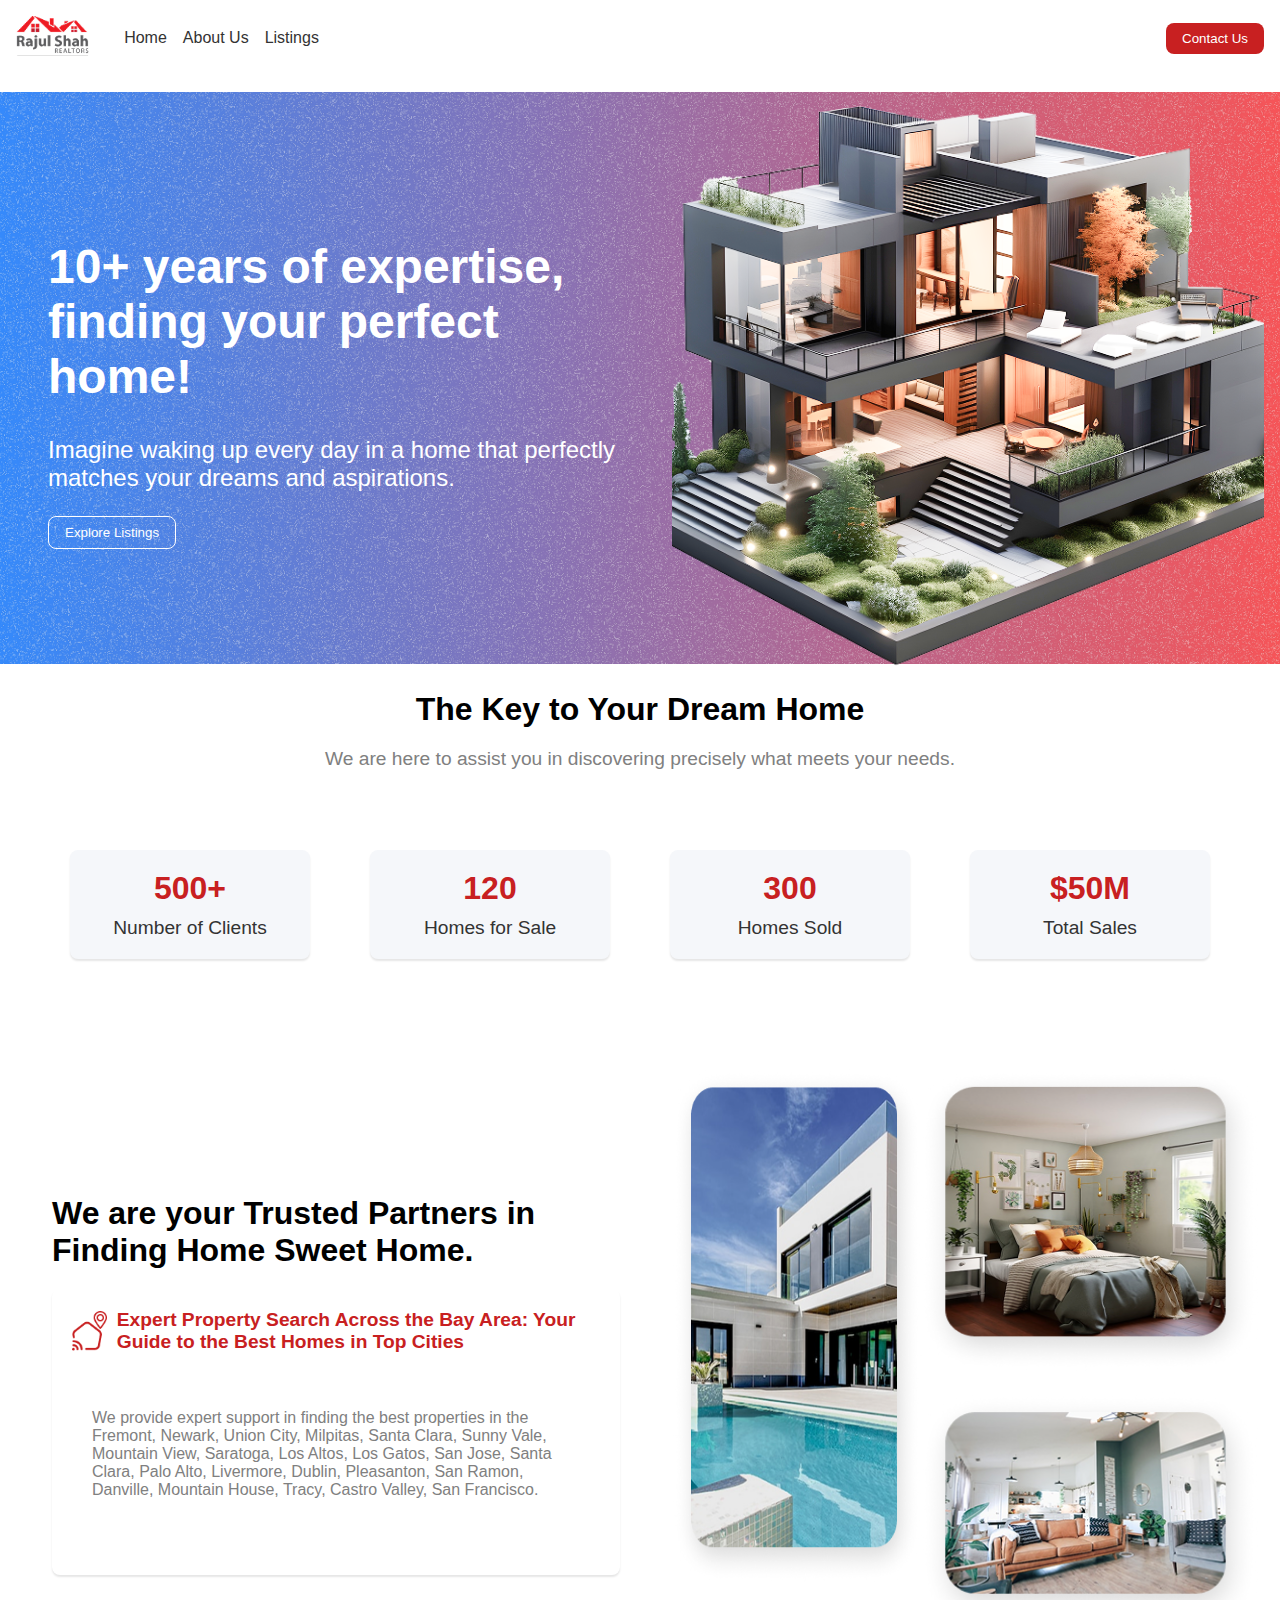
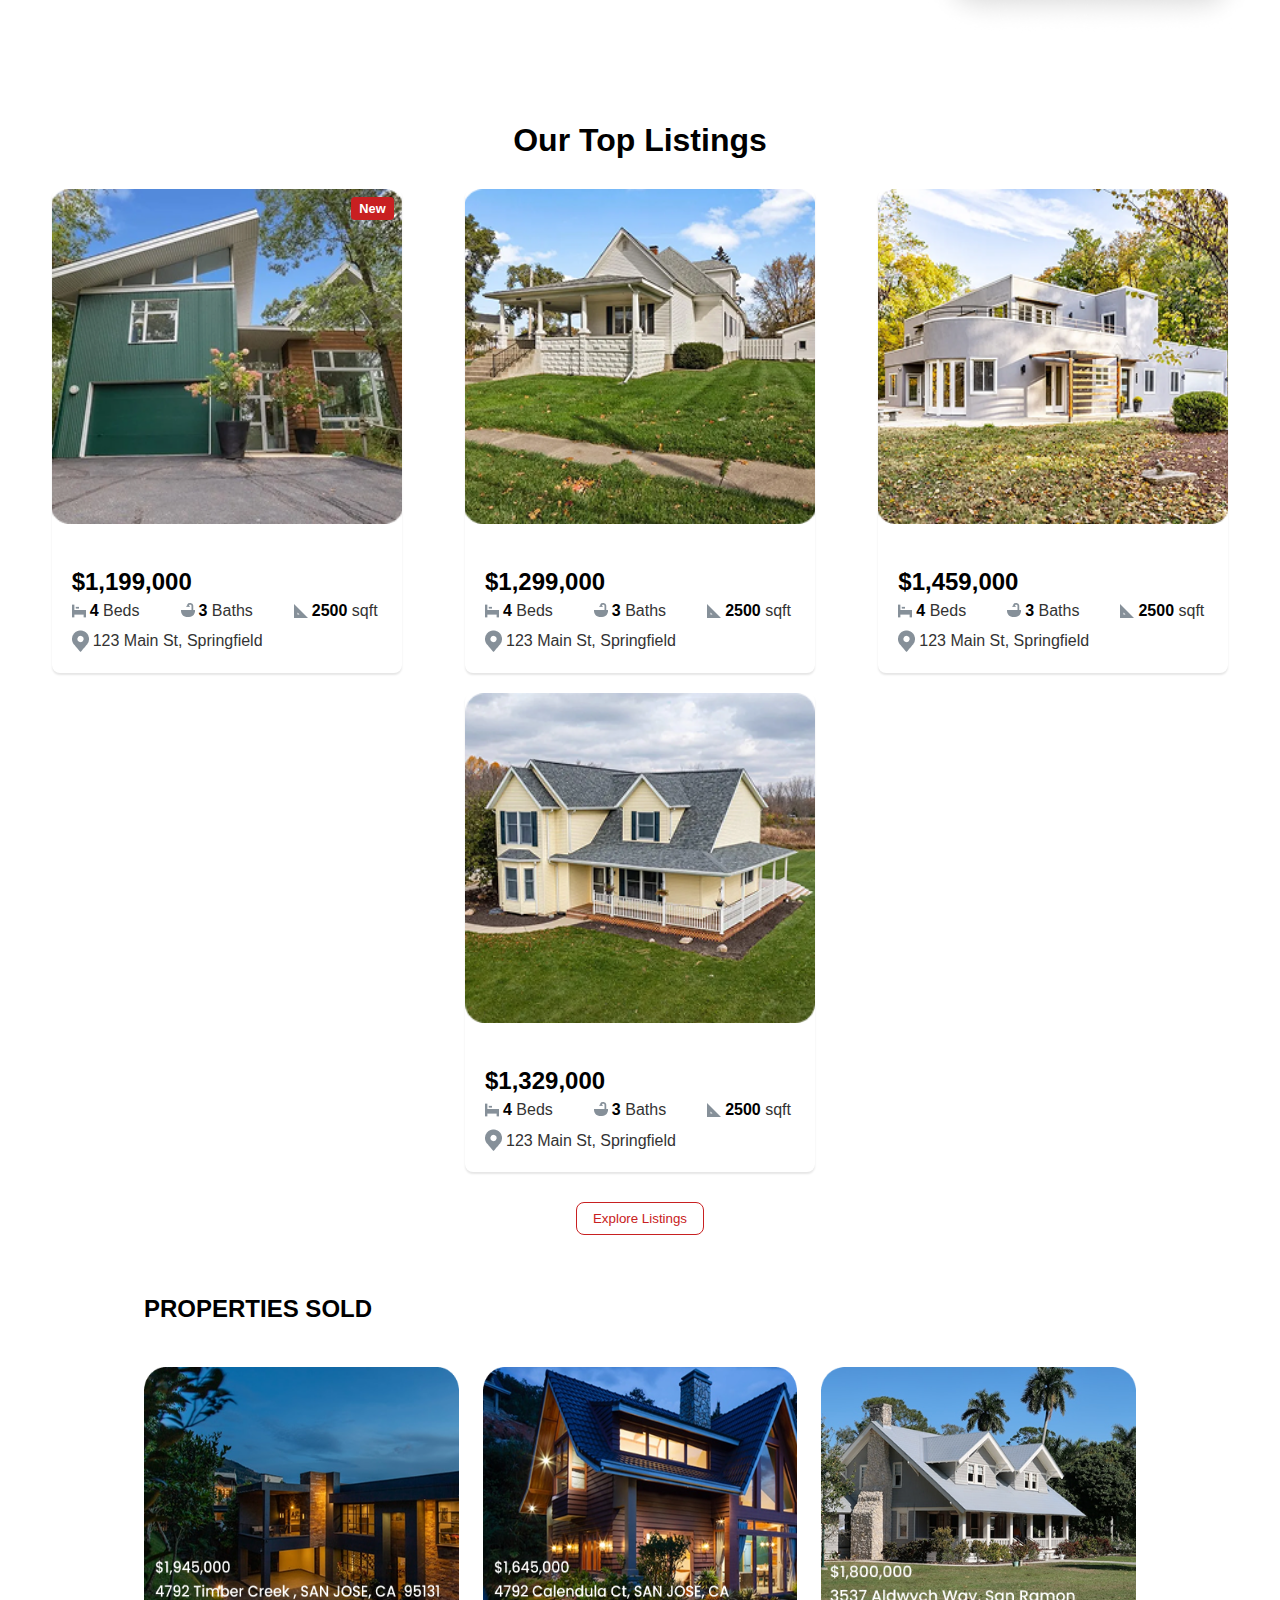
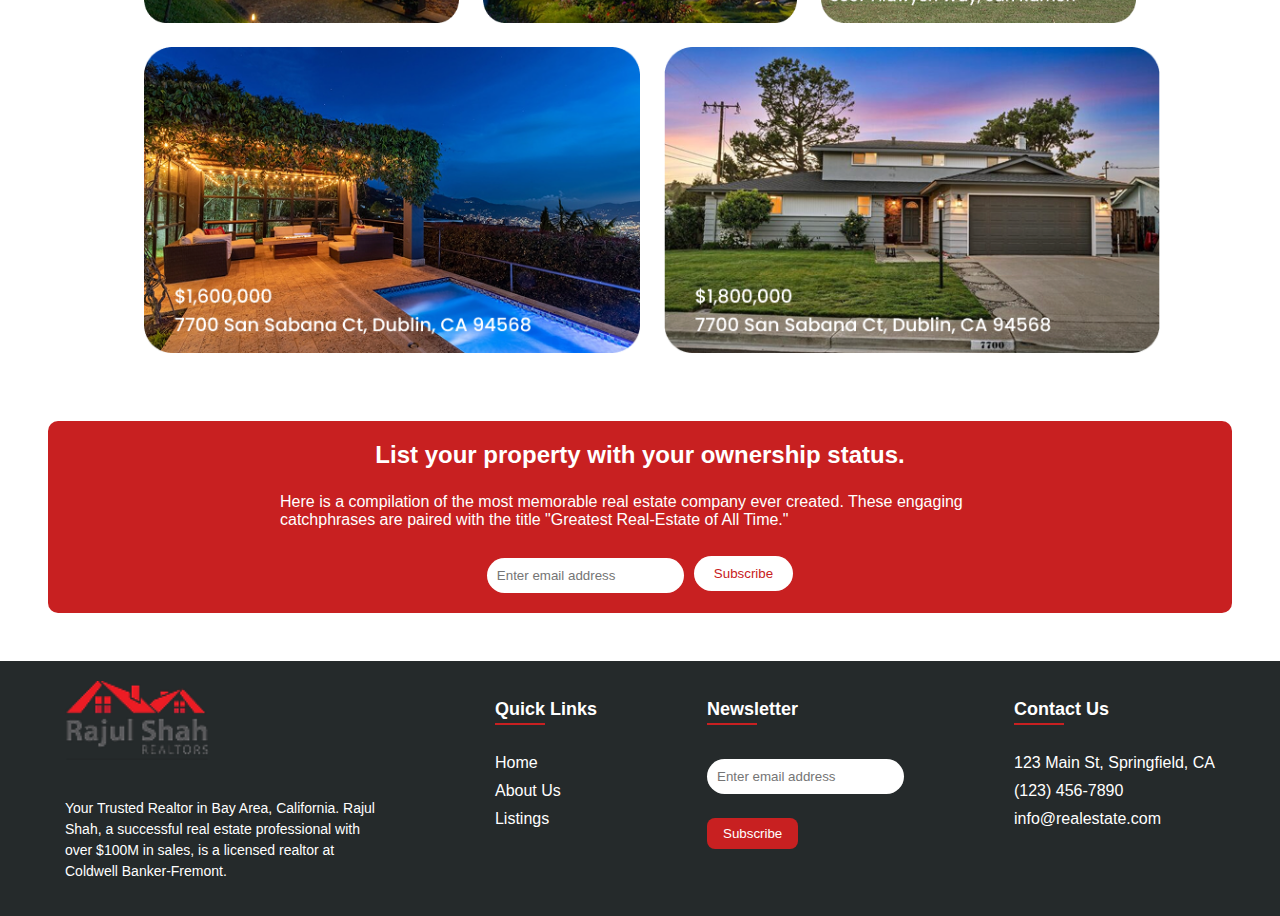
<file: index.html>
<!DOCTYPE html>
<html lang="en">
  <head>
    <meta charset="UTF-8" />
    <meta name="viewport" content="width=device-width, initial-scale=1.0" />
    <title>RS Realtors</title>
    <link rel="stylesheet" href="styles.css" />
    <link rel="stylesheet" href="modal.css" />

    <script src="script.js"></script>
  </head>
  <body>
    <nav>
      <div class="logo">
        <img src="assets/rsr_logo.png" alt="Logo" />
      </div>
      <ul class="nav-items">
        <li><a href="index.html" id="nav-home">Home</a></li>
        <li><a href="about-us.html" id="nav-about">About Us</a></li>
        <li><a href="listings.html" id="nav-listings">Listings</a></li>
      </ul>
      <div class="cta">
        <button onclick="openModal()">Contact Us</button>
      </div>
    </nav>

    <div id="contactModal" class="modal">
      <div class="modal-content">
        <span class="close" onclick="closeModal()">&times;</span>
        <form id="contactForm" onsubmit="sendEmail(event)">
          <h2>Contact Us</h2>
          <label for="name" class="required">Name:</label>
          <input type="text" id="name" name="name" required />
          <label for="email" class="required">Email:</label>
          <input type="email" id="email" name="email" required />
          <label for="phone" class="required">Phone Number:</label>
          <input type="tel" id="phone" name="phone" required />
          <label for="query">Your Query:</label>
          <textarea id="query" name="query" rows="4"></textarea>
          <button type="submit">Submit</button>
        </form>
      </div>
    </div>

    <section class="hero-section">
      <div class="hero-text primary-text">
        <h1>10+ years of expertise, finding your perfect home!</h1>
        <p>
          Imagine waking up every day in a home that perfectly matches your
          dreams and aspirations.
        </p>
        <div class="cta-tertiary">
          <button onclick="handleExploreButtonClick()">Explore Listings</button>
        </div>
      </div>
      <div class="hero-image"></div>
    </section>

    <section id="stats" class="statistics-section">
      <h2 class="statistics-header">The Key to Your Dream Home</h2>
      <p class="statistics-description">
        We are here to assist you in discovering precisely what meets your
        needs.
      </p>
      <div class="statistics-tiles">
        <div class="stat-tile">
          <span class="stat-number">500+</span>
          <span class="stat-title">Number of Clients</span>
        </div>
        <div class="stat-tile">
          <span class="stat-number">120</span>
          <span class="stat-title">Homes for Sale</span>
        </div>
        <div class="stat-tile">
          <span class="stat-number">300</span>
          <span class="stat-title">Homes Sold</span>
        </div>
        <div class="stat-tile">
          <span class="stat-number">$50M</span>
          <span class="stat-title">Total Sales</span>
        </div>
      </div>
      <div class="who-are-we">
        <div class="who-are-we-text">
          <h2>We are your Trusted Partners in Finding Home Sweet Home.</h2>
          <div class="expert-search-tile">
            <div class="expert-search-header">
              <img
                src="assets/Expert-icon.png"
                alt="Home Icon"
                class="expert-search-icon"
              />
              <span class="expert-search-title"
                >Expert Property Search Across the Bay Area: Your Guide to the
                Best Homes in Top Cities</span
              >
            </div>
            <p>
              We provide expert support in finding the best properties in the
              Fremont, Newark, Union City, Milpitas, Santa Clara, Sunny Vale,
              Mountain View, Saratoga, Los Altos, Los Gatos, San Jose, Santa
              Clara, Palo Alto, Livermore, Dublin, Pleasanton, San Ramon,
              Danville, Mountain House, Tracy, Castro Valley, San Francisco.
            </p>
          </div>
        </div>
        <div class="who-are-we-images">
          <div class="left-image">
            <img src="assets/house-1.png" alt="Left Image" />
          </div>
          <div class="right-images">
            <img src="assets/house-2.png" alt="Right Image 1" />
            <img src="assets/house-3.png" alt="Right Image 2" />
          </div>
        </div>
      </div>
    </section>

    <section id="listings" class="listings-container">
      <h2 class="listings-header">Our Top Listings</h2>

      <div class="cards-section">
        <div class="card">
          <div class="card-image-container">
            <img src="assets/listing-1.png" alt="Image 1" class="card-image" />
            <div class="new-tag">New</div>
          </div>
          <div class="card-content">
            <h3 class="card-header">$1,199,000</h3>
            <div class="home-attributes">
              <div class="attribute">
                <img
                  src="assets/bed 1.png"
                  alt="Bed Icon"
                  class="attribute-icon"
                />
                <span class="attribute-value"><strong>4</strong> Beds</span>
              </div>
              <div class="attribute">
                <img
                  src="assets/bath.png"
                  alt="Bath Icon"
                  class="attribute-icon"
                />
                <span class="attribute-value"><strong>3</strong> Baths</span>
              </div>
              <div class="attribute">
                <img
                  src="assets/square-feet.png"
                  alt="Area Icon"
                  class="attribute-icon"
                />
                <span class="attribute-value"><strong>2500</strong> sqft</span>
              </div>
            </div>
            <div class="home-address">
              <img
                src="assets/location icon.png"
                alt="Address Icon"
                class="address-icon"
              />
              <span class="address-value">123 Main St, Springfield</span>
            </div>
          </div>
        </div>
        <div class="card">
          <img src="assets/listing-2.png" alt="Image 1" class="card-image" />
          <div class="card-content">
            <h3 class="card-header">$1,299,000</h3>
            <div class="home-attributes">
              <div class="attribute">
                <img
                  src="assets/bed 1.png"
                  alt="Bed Icon"
                  class="attribute-icon"
                />
                <span class="attribute-value"><strong>4</strong> Beds</span>
              </div>
              <div class="attribute">
                <img
                  src="assets/bath.png"
                  alt="Bath Icon"
                  class="attribute-icon"
                />
                <span class="attribute-value"><strong>3</strong> Baths</span>
              </div>
              <div class="attribute">
                <img
                  src="assets/square-feet.png"
                  alt="Area Icon"
                  class="attribute-icon"
                />
                <span class="attribute-value"><strong>2500</strong> sqft</span>
              </div>
            </div>
            <div class="home-address">
              <img
                src="assets/location icon.png"
                alt="Address Icon"
                class="address-icon"
              />
              <span class="address-value">123 Main St, Springfield</span>
            </div>
          </div>
        </div>
        <div class="card">
          <img src="assets/listing-3.png" alt="Image 1" class="card-image" />
          <div class="card-content">
            <h3 class="card-header">$1,459,000</h3>
            <div class="home-attributes">
              <div class="attribute">
                <img
                  src="assets/bed 1.png"
                  alt="Bed Icon"
                  class="attribute-icon"
                />
                <span class="attribute-value"><strong>4</strong> Beds</span>
              </div>
              <div class="attribute">
                <img
                  src="assets/bath.png"
                  alt="Bath Icon"
                  class="attribute-icon"
                />
                <span class="attribute-value"><strong>3</strong> Baths</span>
              </div>
              <div class="attribute">
                <img
                  src="assets/square-feet.png"
                  alt="Area Icon"
                  class="attribute-icon"
                />
                <span class="attribute-value"><strong>2500</strong> sqft</span>
              </div>
            </div>
            <div class="home-address">
              <img
                src="assets/location icon.png"
                alt="Address Icon"
                class="address-icon"
              />
              <span class="address-value">123 Main St, Springfield</span>
            </div>
          </div>
        </div>
        <div class="card">
          <img src="assets/listing-4.png" alt="Image 1" class="card-image" />
          <div class="card-content">
            <h3 class="card-header">$1,329,000</h3>
            <div class="home-attributes">
              <div class="attribute">
                <img
                  src="assets/bed 1.png"
                  alt="Bed Icon"
                  class="attribute-icon"
                />
                <span class="attribute-value"><strong>4</strong> Beds</span>
              </div>
              <div class="attribute">
                <img
                  src="assets/bath.png"
                  alt="Bath Icon"
                  class="attribute-icon"
                />
                <span class="attribute-value"><strong>3</strong> Baths</span>
              </div>
              <div class="attribute">
                <img
                  src="assets/square-feet.png"
                  alt="Area Icon"
                  class="attribute-icon"
                />
                <span class="attribute-value"><strong>2500</strong> sqft</span>
              </div>
            </div>
            <div class="home-address">
              <img
                src="assets/location icon.png"
                alt="Address Icon"
                class="address-icon"
              />
              <span class="address-value">123 Main St, Springfield</span>
            </div>
          </div>
        </div>
      </div>

      <div class="cta-secondary explore-listings-btn">
        <button onclick="handleExploreButtonClick()">Explore Listings</button>
      </div>

      <section class="image-gallery">
        <h2>PROPERTIES SOLD</h2>

        <div class="gallery-row">
          <img
            src="assets/sold-1.png"
            alt="Image 1"
            class="top-gallery-image"
          />
          <img
            src="assets/sold-2.png"
            alt="Image 1"
            class="top-gallery-image"
          />
          <img
            src="assets/sold-3.png"
            alt="Image 1"
            class="top-gallery-image"
          />
        </div>
        <div class="gallery-row">
          <img
            src="assets/sold-4.png"
            alt="Image 1"
            class="bottom-gallery-image"
          />
          <img
            src="assets/sold-5.png"
            alt="Image 1"
            class="bottom-gallery-image"
          />
        </div>
      </section>
    </section>
    <section class="highlighted-section">
      <h2 class="highlighted-header">
        List your property with your ownership status.
      </h2>
      <p class="highlighted-paragraph">
        Here is a compilation of the most memorable real estate company ever
        created. These engaging catchphrases are paired with the title "Greatest
        Real-Estate of All Time."
      </p>
      <div class="highlighted-input-container">
        <input
          type="email"
          class="highlighted-input"
          id="email-subscribe"
          placeholder="Enter email address"
        />
        <button id="subscribe-button" class="highlighted-button">
          Subscribe
        </button>
      </div>
    </section>

    <footer class="footer">
      <div class="footer-column">
        <img src="assets/rsr_logo.png" alt="Logo" class="footer-logo" />

        <p class="footer-description">
          Your Trusted Realtor in Bay Area, California. Rajul Shah, a successful
          real estate professional with over $100M in sales, is a licensed
          realtor at Coldwell Banker-Fremont.
        </p>
        <!-- <div class="footer-social-media">
          <img
            src="path/to/facebook-icon.png"
            alt="Facebook"
            class="social-icon"
          />
          <img
            src="path/to/twitter-icon.png"
            alt="Twitter"
            class="social-icon"
          />
          <img
            src="path/to/instagram-icon.png"
            alt="Instagram"
            class="social-icon"
          />
        </div> -->
      </div>
      <div class="footer-column">
        <h3 class="footer-header">Quick Links</h3>
        <ul class="footer-links">
          <li><a href="index.html">Home</a></li>
          <li><a href="about-us.html">About Us</a></li>
          <li><a href="listings.html">Listings</a></li>
        </ul>
      </div>
      <div class="footer-column">
        <h3 class="footer-header">Newsletter</h3>
        <div class="newsletter-container">
          <input
            type="email"
            class="newsletter-input"
            placeholder="Enter email address"
            id="email-subscribe"
          />
        </div>
        <div class="cta">
          <button id="subscribe-button">Subscribe</button>
        </div>
      </div>
      <div class="footer-column">
        <h3 class="footer-header">Contact Us</h3>
        <div class="contact-details">
          <div class="contact-item">
            <!-- <img
              src="path/to/address-icon.png"
              alt="Address"
              class="contact-icon"
            /> -->
            <span>123 Main St, Springfield, CA</span>
          </div>
          <div class="contact-item">
            <!-- <img
              src="path/to/phone-icon.png"
              alt="Phone"
              class="contact-icon"
            /> -->
            <span>(123) 456-7890</span>
          </div>
          <div class="contact-item">
            <!-- <img
              src="path/to/email-icon.png"
              alt="Email"
              class="contact-icon"
            /> -->
            <span>info@realestate.com</span>
          </div>
        </div>
      </div>
    </footer>
  </body>
</html>
</file>
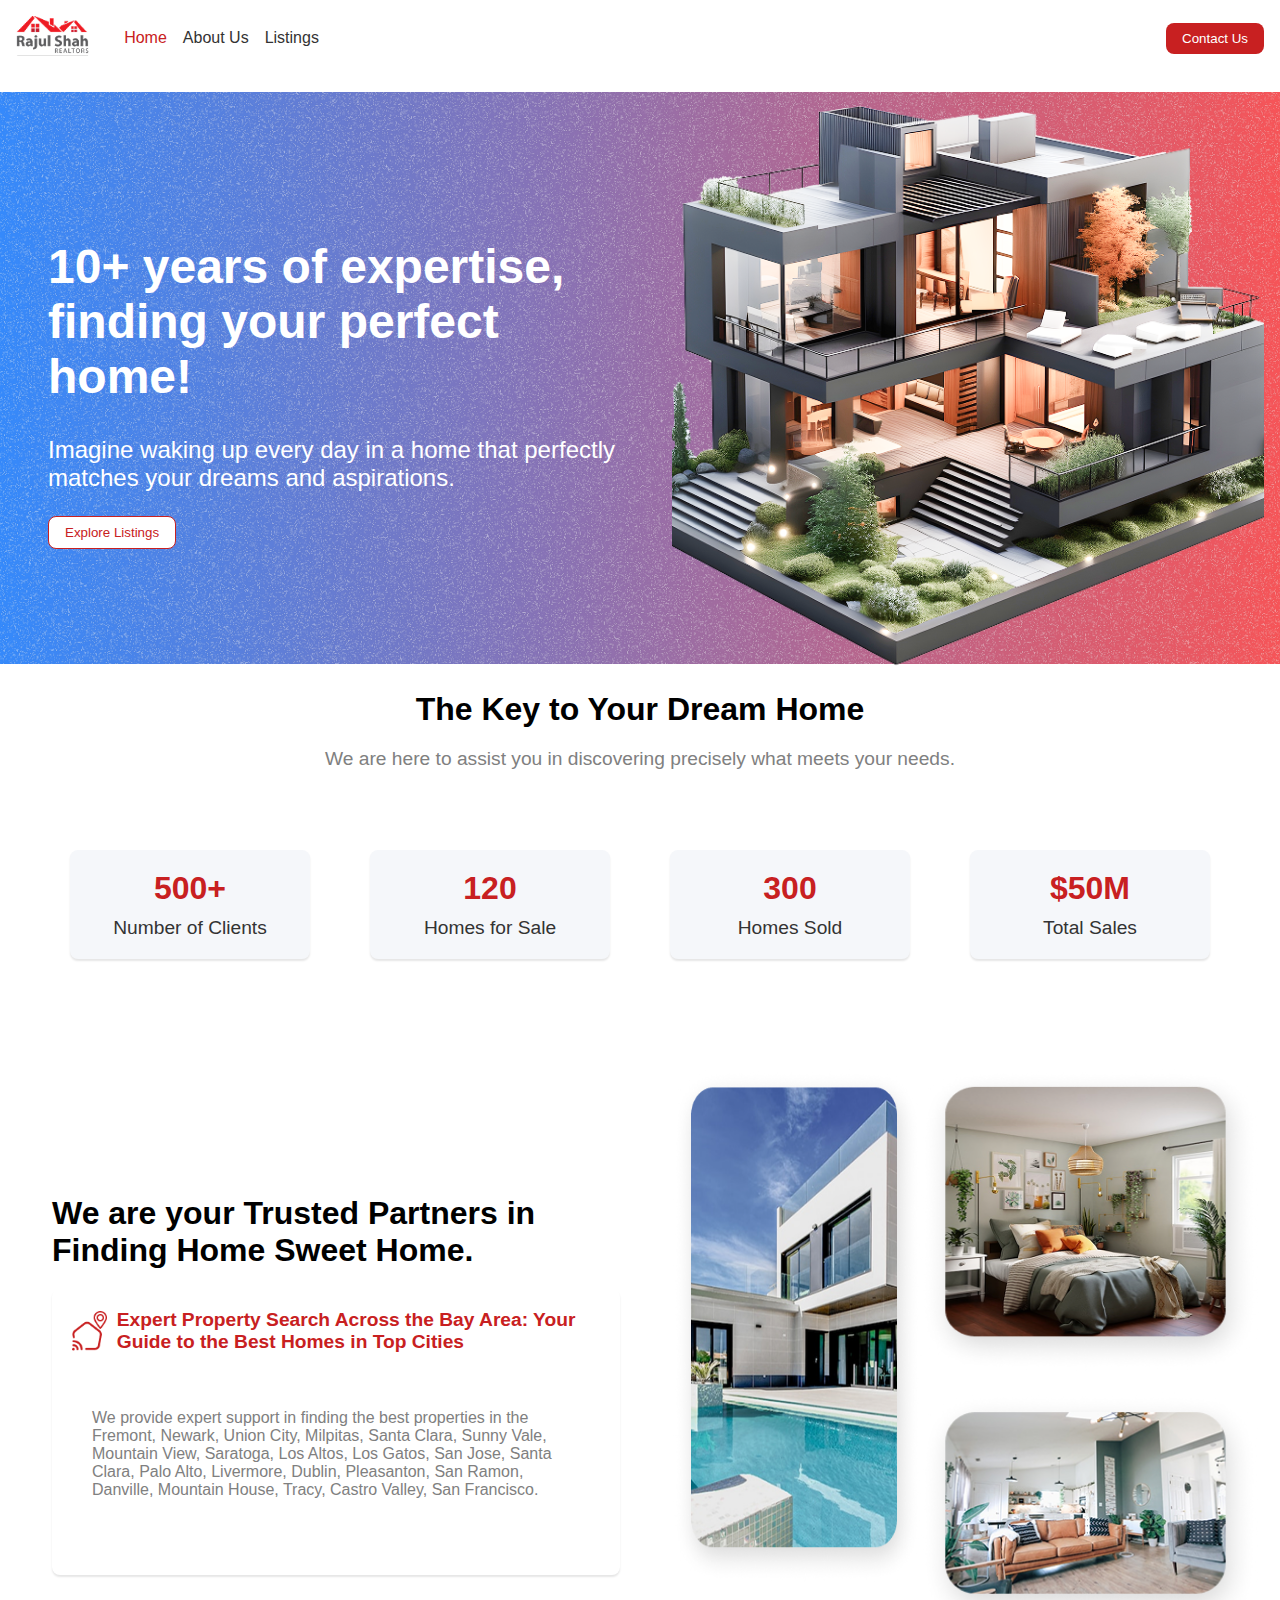
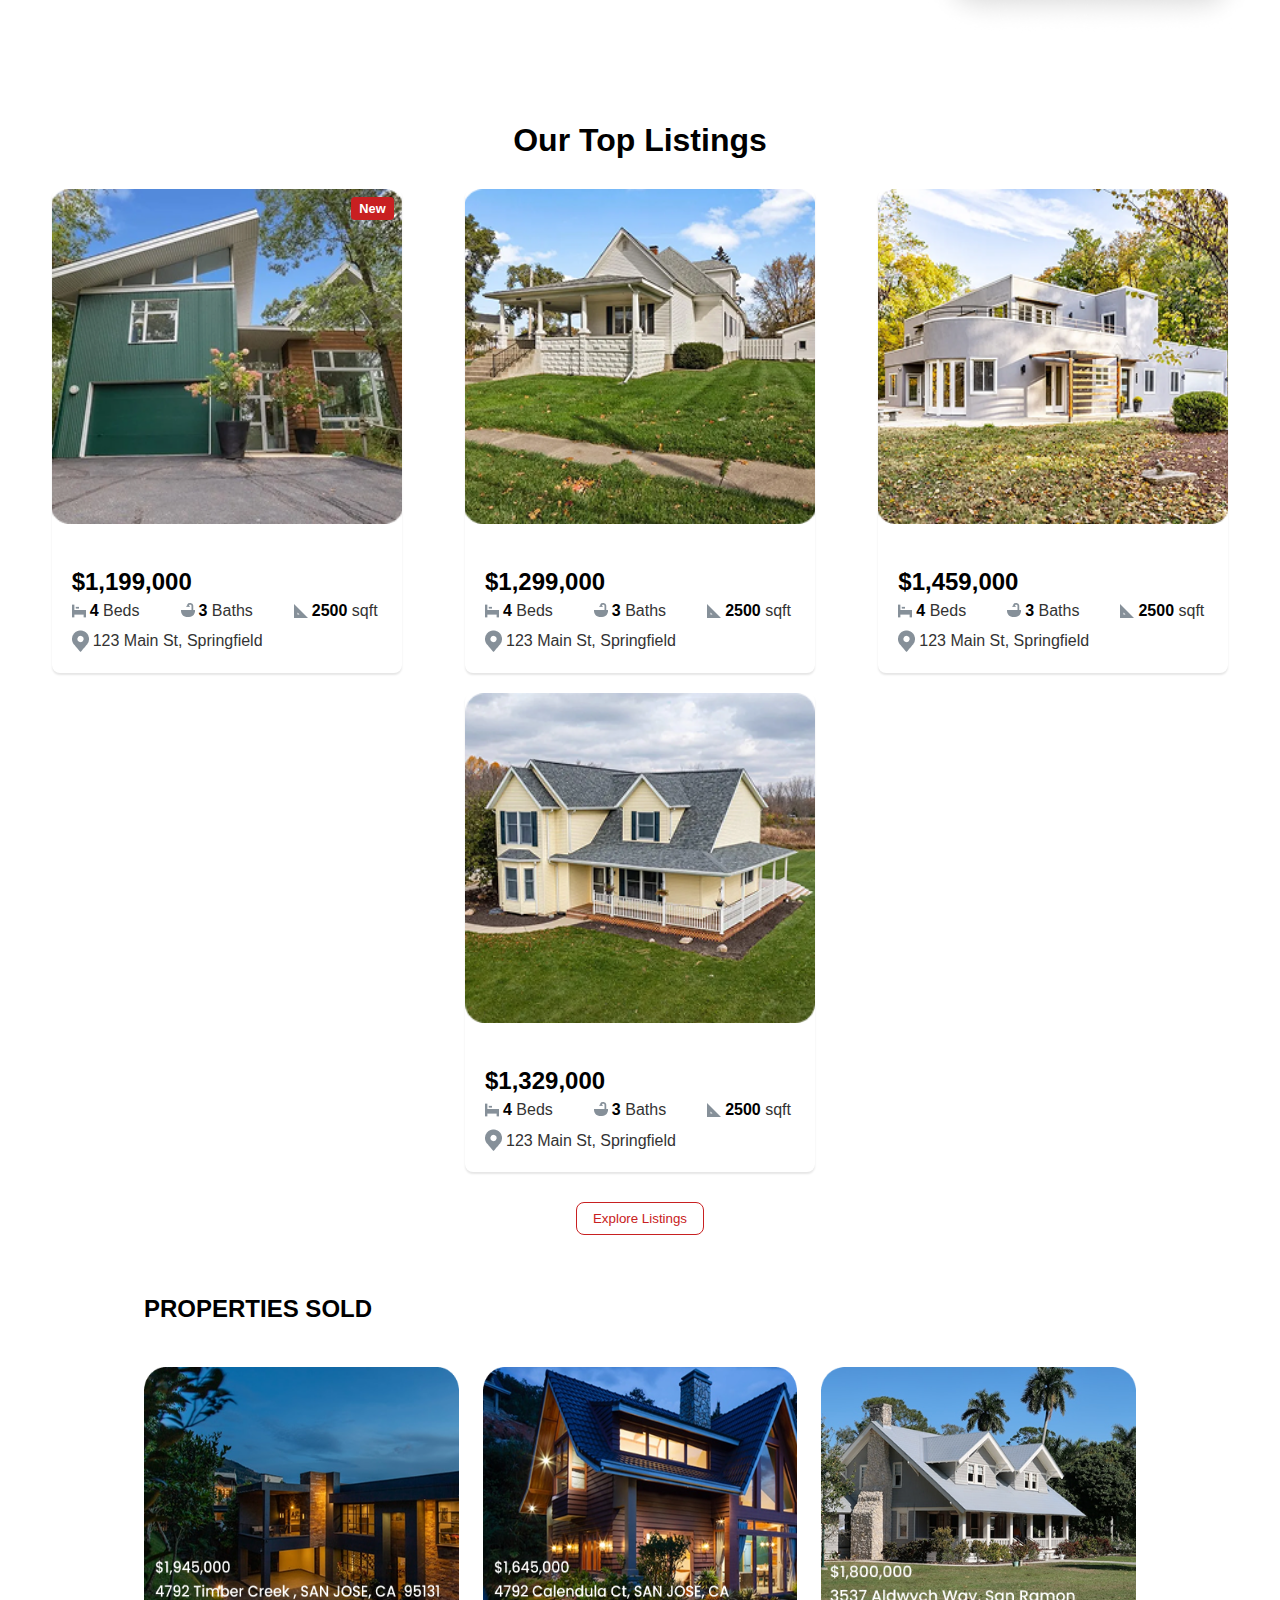
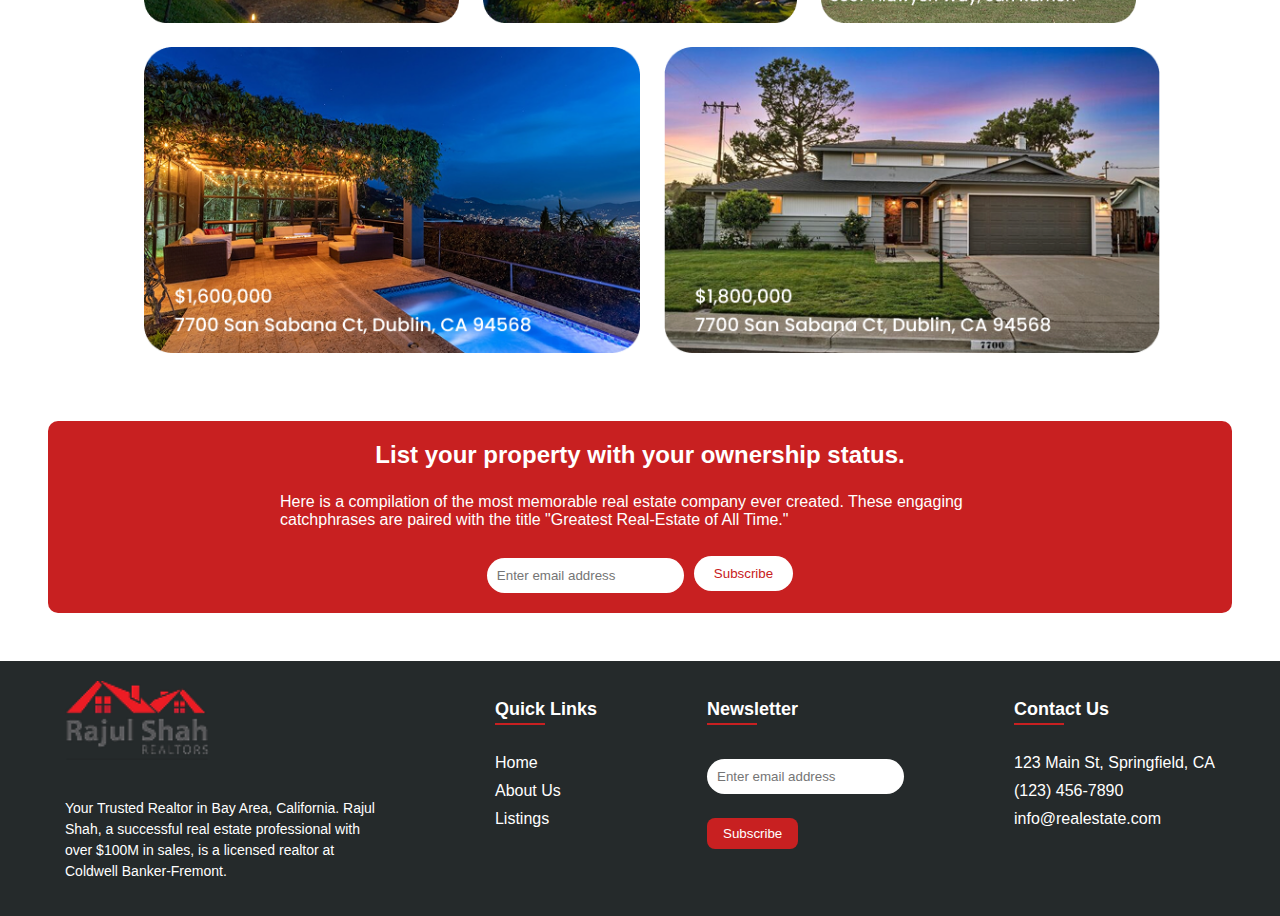
<file: src/index.html>
<!DOCTYPE html>
<html lang="en">
  <head>
    <meta charset="UTF-8" />
    <meta name="viewport" content="width=device-width, initial-scale=1.0" />
    <title>RS Realtors</title>
    <link rel="stylesheet" href="styles.css" />
    <link rel="stylesheet" href="modal.css" />

    <script src="script.js"></script>
  </head>
  <body>
    <nav>
      <div class="logo">
        <img src="/assets/rsr_logo.png" alt="Logo" />
      </div>
      <ul class="nav-items">
        <li><a href="index.html" id="nav-home">Home</a></li>
        <li><a href="about-us.html" id="nav-about">About Us</a></li>
        <li><a href="listings.html" id="nav-listings">Listings</a></li>
      </ul>
      <div class="cta">
        <button onclick="openModal()">Contact Us</button>
      </div>
    </nav>

    <div id="contactModal" class="modal">
      <div class="modal-content">
        <span class="close" onclick="closeModal()">&times;</span>
        <form id="contactForm" onsubmit="sendEmail(event)">
          <h2>Contact Us</h2>
          <label for="name" class="required">Name:</label>
          <input type="text" id="name" name="name" required />
          <label for="email" class="required">Email:</label>
          <input type="email" id="email" name="email" required />
          <label for="phone" class="required">Phone Number:</label>
          <input type="tel" id="phone" name="phone" required />
          <label for="query">Your Query:</label>
          <textarea id="query" name="query" rows="4"></textarea>
          <button type="submit">Submit</button>
        </form>
      </div>
    </div>

    <section class="hero-section">
      <div class="hero-text primary-text">
        <h1>10+ years of expertise, finding your perfect home!</h1>
        <p>
          Imagine waking up every day in a home that perfectly matches your
          dreams and aspirations.
        </p>
        <div class="cta-secondary">
          <button onclick="handleExploreButtonClick()">Explore Listings</button>
        </div>
      </div>
      <div class="hero-image"></div>
    </section>

    <section id="stats" class="statistics-section">
      <h2 class="statistics-header">The Key to Your Dream Home</h2>
      <p class="statistics-description">
        We are here to assist you in discovering precisely what meets your
        needs.
      </p>
      <div class="statistics-tiles">
        <div class="stat-tile">
          <span class="stat-number">500+</span>
          <span class="stat-title">Number of Clients</span>
        </div>
        <div class="stat-tile">
          <span class="stat-number">120</span>
          <span class="stat-title">Homes for Sale</span>
        </div>
        <div class="stat-tile">
          <span class="stat-number">300</span>
          <span class="stat-title">Homes Sold</span>
        </div>
        <div class="stat-tile">
          <span class="stat-number">$50M</span>
          <span class="stat-title">Total Sales</span>
        </div>
      </div>
      <div class="who-are-we">
        <div class="who-are-we-text">
          <h2>We are your Trusted Partners in Finding Home Sweet Home.</h2>
          <div class="expert-search-tile">
            <div class="expert-search-header">
              <img
                src="/assets/Expert-icon.png"
                alt="Home Icon"
                class="expert-search-icon"
              />
              <span class="expert-search-title"
                >Expert Property Search Across the Bay Area: Your Guide to the
                Best Homes in Top Cities</span
              >
            </div>
            <p>
              We provide expert support in finding the best properties in the
              Fremont, Newark, Union City, Milpitas, Santa Clara, Sunny Vale,
              Mountain View, Saratoga, Los Altos, Los Gatos, San Jose, Santa
              Clara, Palo Alto, Livermore, Dublin, Pleasanton, San Ramon,
              Danville, Mountain House, Tracy, Castro Valley, San Francisco.
            </p>
          </div>
        </div>
        <div class="who-are-we-images">
          <div class="left-image">
            <img src="/assets/house-1.png" alt="Left Image" />
          </div>
          <div class="right-images">
            <img src="/assets/house-2.png" alt="Right Image 1" />
            <img src="/assets/house-3.png" alt="Right Image 2" />
          </div>
        </div>
      </div>
    </section>

    <section id="listings" class="listings-container">
      <h2 class="listings-header">Our Top Listings</h2>

      <div class="cards-section">
        <div class="card">
          <div class="card-image-container">
            <img src="/assets/listing-1.png" alt="Image 1" class="card-image" />
            <div class="new-tag">New</div>
          </div>
          <div class="card-content">
            <h3 class="card-header">$1,199,000</h3>
            <div class="home-attributes">
              <div class="attribute">
                <img
                  src="/assets/bed 1.png"
                  alt="Bed Icon"
                  class="attribute-icon"
                />
                <span class="attribute-value"><strong>4</strong> Beds</span>
              </div>
              <div class="attribute">
                <img
                  src="/assets/bath.png"
                  alt="Bath Icon"
                  class="attribute-icon"
                />
                <span class="attribute-value"><strong>3</strong> Baths</span>
              </div>
              <div class="attribute">
                <img
                  src="/assets/square-feet.png"
                  alt="Area Icon"
                  class="attribute-icon"
                />
                <span class="attribute-value"><strong>2500</strong> sqft</span>
              </div>
            </div>
            <div class="home-address">
              <img
                src="/assets/location icon.png"
                alt="Address Icon"
                class="address-icon"
              />
              <span class="address-value">123 Main St, Springfield</span>
            </div>
          </div>
        </div>
        <div class="card">
          <img src="/assets/listing-2.png" alt="Image 1" class="card-image" />
          <div class="card-content">
            <h3 class="card-header">$1,299,000</h3>
            <div class="home-attributes">
              <div class="attribute">
                <img
                  src="/assets/bed 1.png"
                  alt="Bed Icon"
                  class="attribute-icon"
                />
                <span class="attribute-value"><strong>4</strong> Beds</span>
              </div>
              <div class="attribute">
                <img
                  src="/assets/bath.png"
                  alt="Bath Icon"
                  class="attribute-icon"
                />
                <span class="attribute-value"><strong>3</strong> Baths</span>
              </div>
              <div class="attribute">
                <img
                  src="/assets/square-feet.png"
                  alt="Area Icon"
                  class="attribute-icon"
                />
                <span class="attribute-value"><strong>2500</strong> sqft</span>
              </div>
            </div>
            <div class="home-address">
              <img
                src="/assets/location icon.png"
                alt="Address Icon"
                class="address-icon"
              />
              <span class="address-value">123 Main St, Springfield</span>
            </div>
          </div>
        </div>
        <div class="card">
          <img src="/assets/listing-3.png" alt="Image 1" class="card-image" />
          <div class="card-content">
            <h3 class="card-header">$1,459,000</h3>
            <div class="home-attributes">
              <div class="attribute">
                <img
                  src="/assets/bed 1.png"
                  alt="Bed Icon"
                  class="attribute-icon"
                />
                <span class="attribute-value"><strong>4</strong> Beds</span>
              </div>
              <div class="attribute">
                <img
                  src="/assets/bath.png"
                  alt="Bath Icon"
                  class="attribute-icon"
                />
                <span class="attribute-value"><strong>3</strong> Baths</span>
              </div>
              <div class="attribute">
                <img
                  src="/assets/square-feet.png"
                  alt="Area Icon"
                  class="attribute-icon"
                />
                <span class="attribute-value"><strong>2500</strong> sqft</span>
              </div>
            </div>
            <div class="home-address">
              <img
                src="/assets/location icon.png"
                alt="Address Icon"
                class="address-icon"
              />
              <span class="address-value">123 Main St, Springfield</span>
            </div>
          </div>
        </div>
        <div class="card">
          <img src="/assets/listing-4.png" alt="Image 1" class="card-image" />
          <div class="card-content">
            <h3 class="card-header">$1,329,000</h3>
            <div class="home-attributes">
              <div class="attribute">
                <img
                  src="/assets/bed 1.png"
                  alt="Bed Icon"
                  class="attribute-icon"
                />
                <span class="attribute-value"><strong>4</strong> Beds</span>
              </div>
              <div class="attribute">
                <img
                  src="/assets/bath.png"
                  alt="Bath Icon"
                  class="attribute-icon"
                />
                <span class="attribute-value"><strong>3</strong> Baths</span>
              </div>
              <div class="attribute">
                <img
                  src="/assets/square-feet.png"
                  alt="Area Icon"
                  class="attribute-icon"
                />
                <span class="attribute-value"><strong>2500</strong> sqft</span>
              </div>
            </div>
            <div class="home-address">
              <img
                src="/assets/location icon.png"
                alt="Address Icon"
                class="address-icon"
              />
              <span class="address-value">123 Main St, Springfield</span>
            </div>
          </div>
        </div>
      </div>

      <div class="cta-secondary explore-listings-btn">
        <button onclick="handleExploreButtonClick()">Explore Listings</button>
      </div>

      <section class="image-gallery">
        <h2>PROPERTIES SOLD</h2>

        <div class="gallery-row">
          <img
            src="/assets/sold-1.png"
            alt="Image 1"
            class="top-gallery-image"
          />
          <img
            src="/assets/sold-2.png"
            alt="Image 1"
            class="top-gallery-image"
          />
          <img
            src="/assets/sold-3.png"
            alt="Image 1"
            class="top-gallery-image"
          />
        </div>
        <div class="gallery-row">
          <img
            src="/assets/sold-4.png"
            alt="Image 1"
            class="bottom-gallery-image"
          />
          <img
            src="/assets/sold-5.png"
            alt="Image 1"
            class="bottom-gallery-image"
          />
        </div>
      </section>
    </section>
    <section class="highlighted-section">
      <h2 class="highlighted-header">
        List your property with your ownership status.
      </h2>
      <p class="highlighted-paragraph">
        Here is a compilation of the most memorable real estate company ever
        created. These engaging catchphrases are paired with the title "Greatest
        Real-Estate of All Time."
      </p>
      <div class="highlighted-input-container">
        <input
          type="email"
          class="highlighted-input"
          placeholder="Enter email address"
        />
        <button class="highlighted-button">Subscribe</button>
      </div>
    </section>

    <footer class="footer">
      <div class="footer-column">
        <img src="/assets/rsr_logo.png" alt="Logo" class="footer-logo" />

        <p class="footer-description">
          Your Trusted Realtor in Bay Area, California. Rajul Shah, a successful
          real estate professional with over $100M in sales, is a licensed
          realtor at Coldwell Banker-Fremont.
        </p>
        <!-- <div class="footer-social-media">
          <img
            src="path/to/facebook-icon.png"
            alt="Facebook"
            class="social-icon"
          />
          <img
            src="path/to/twitter-icon.png"
            alt="Twitter"
            class="social-icon"
          />
          <img
            src="path/to/instagram-icon.png"
            alt="Instagram"
            class="social-icon"
          />
        </div> -->
      </div>
      <div class="footer-column">
        <h3 class="footer-header">Quick Links</h3>
        <ul class="footer-links">
          <li><a href="index.html">Home</a></li>
          <li><a href="about-us.html">About Us</a></li>
          <li><a href="listings.html">Listings</a></li>
        </ul>
      </div>
      <div class="footer-column">
        <h3 class="footer-header">Newsletter</h3>
        <div class="newsletter-container">
          <input
            type="email"
            class="newsletter-input"
            placeholder="Enter email address"
          />
        </div>
        <div class="cta">
          <button>Subscribe</button>
        </div>
      </div>
      <div class="footer-column">
        <h3 class="footer-header">Contact Us</h3>
        <div class="contact-details">
          <div class="contact-item">
            <!-- <img
              src="path/to/address-icon.png"
              alt="Address"
              class="contact-icon"
            /> -->
            <span>123 Main St, Springfield, CA</span>
          </div>
          <div class="contact-item">
            <!-- <img
              src="path/to/phone-icon.png"
              alt="Phone"
              class="contact-icon"
            /> -->
            <span>(123) 456-7890</span>
          </div>
          <div class="contact-item">
            <!-- <img
              src="path/to/email-icon.png"
              alt="Email"
              class="contact-icon"
            /> -->
            <span>info@realestate.com</span>
          </div>
        </div>
      </div>
    </footer>
  </body>
</html>
</file>
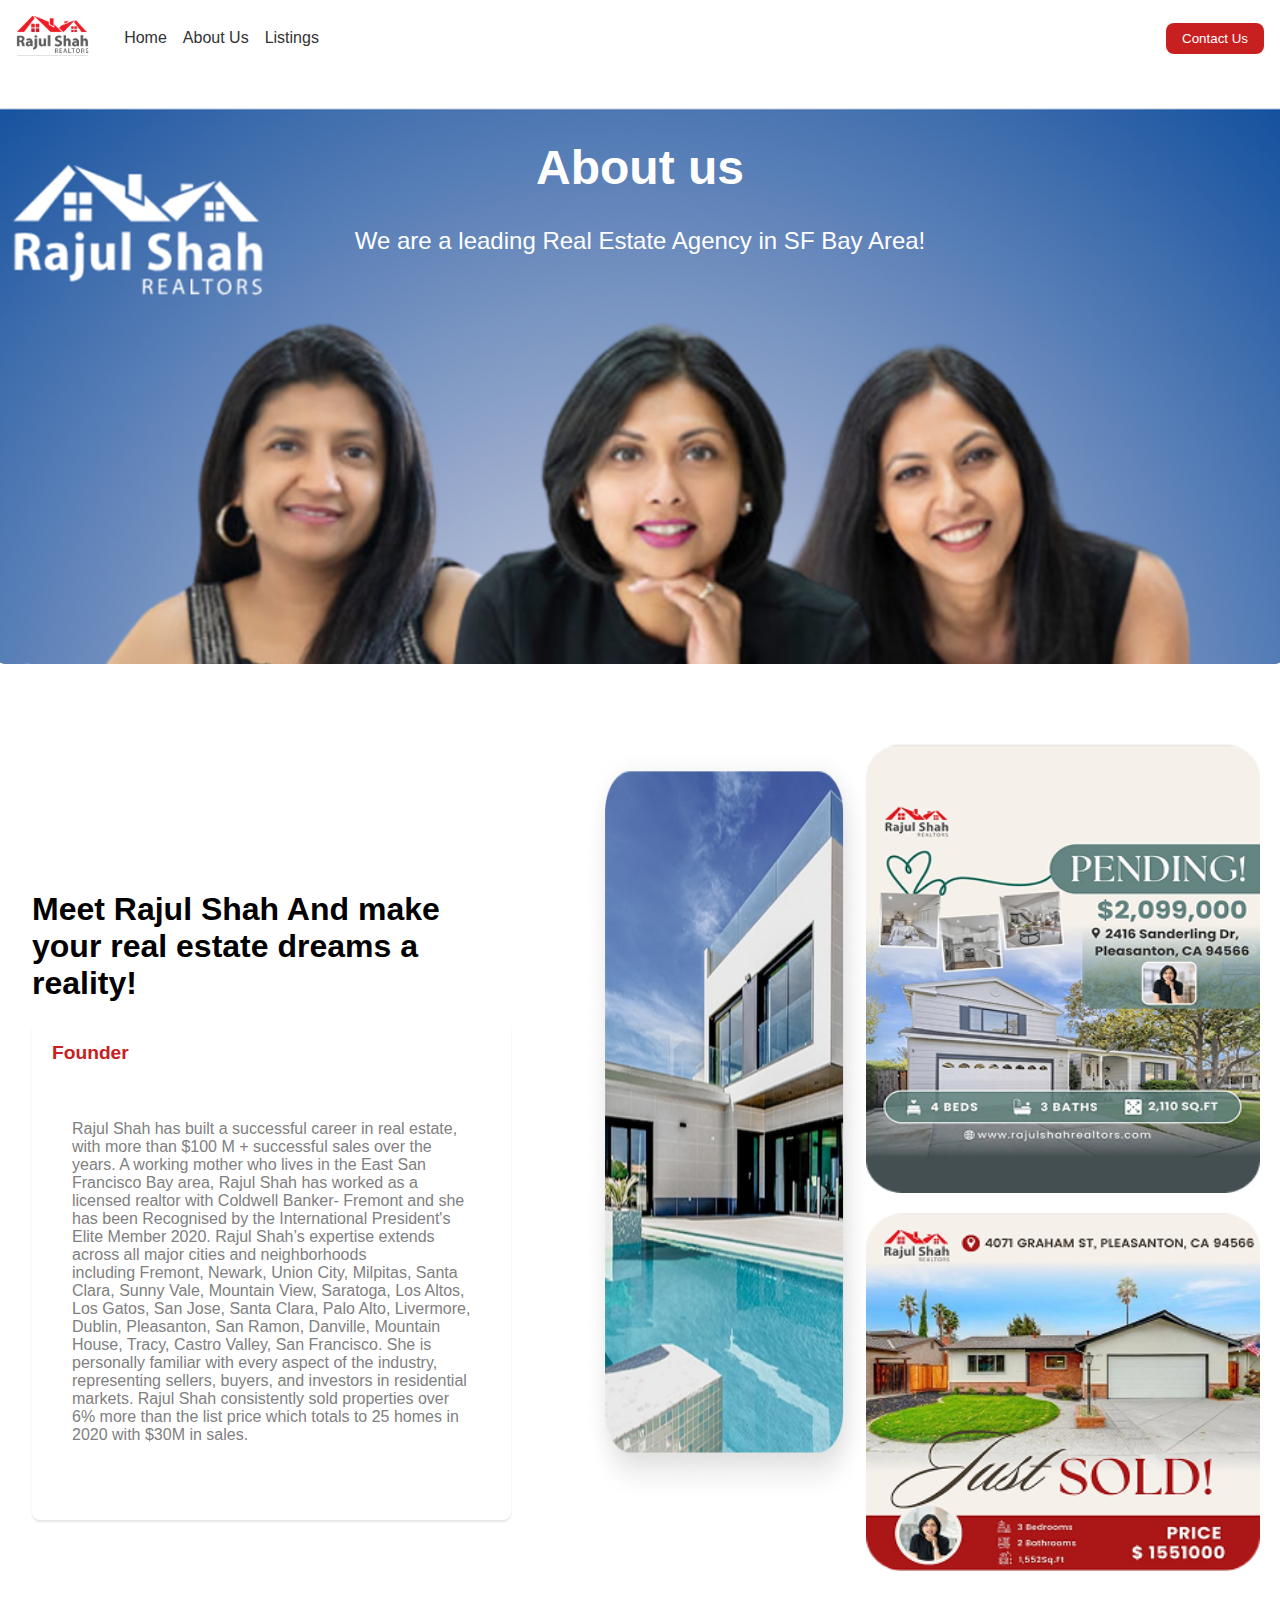
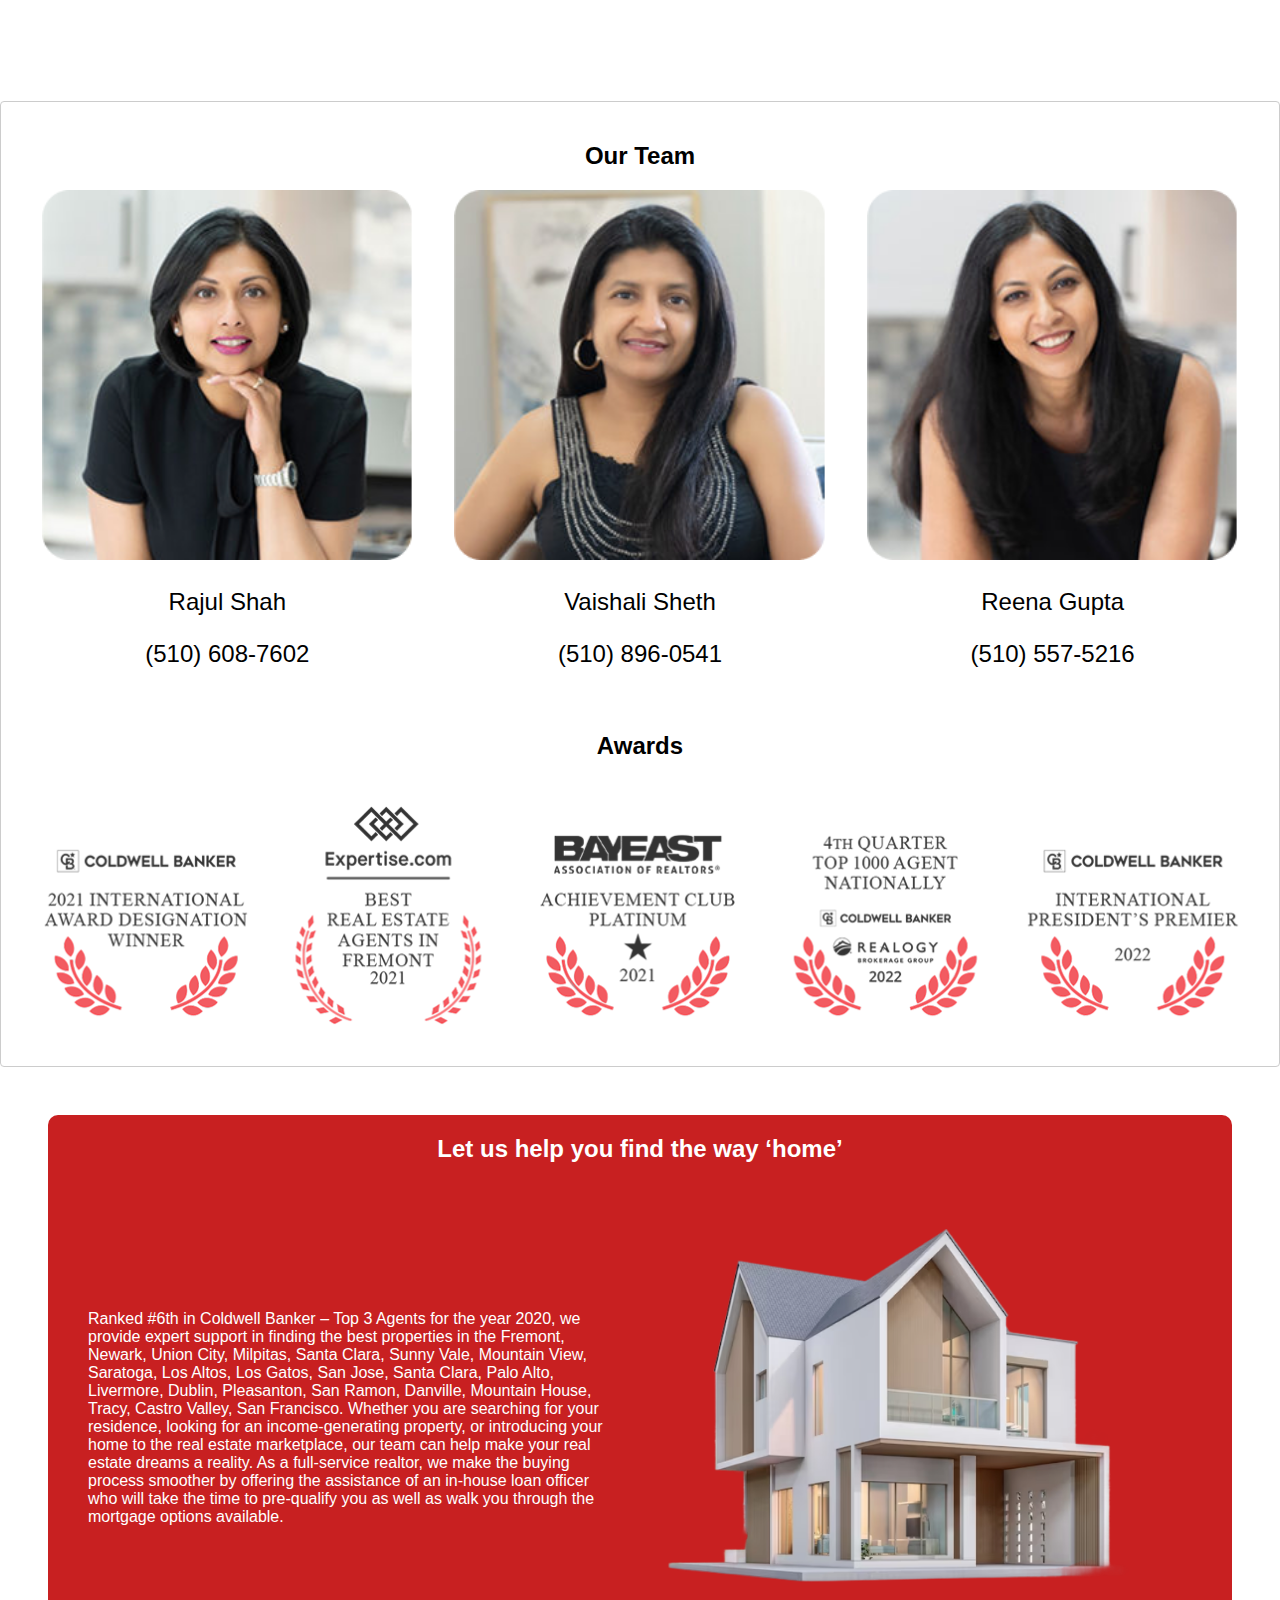
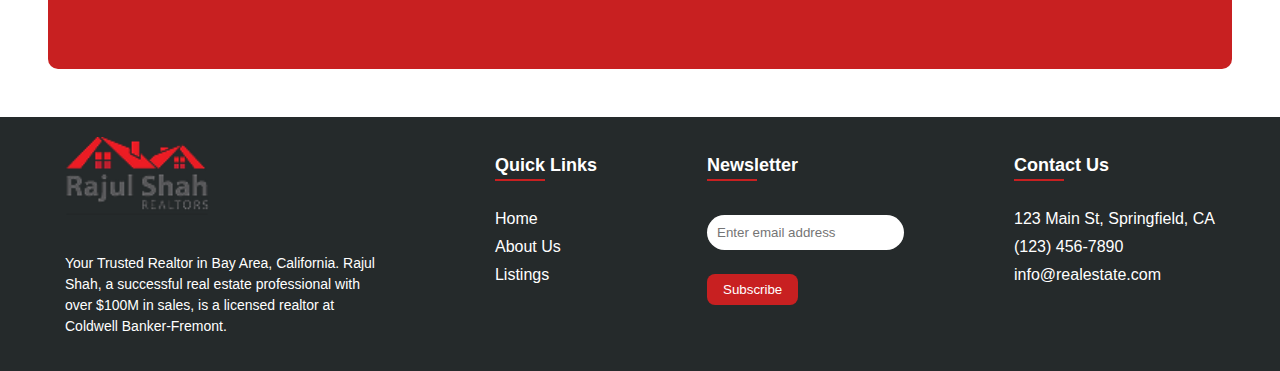
<file: about-us.html>
<!-- // about Page -->
<!DOCTYPE html>
<html lang="en">
  <head>
    <meta charset="UTF-8" />
    <meta name="viewport" content="width=device-width, initial-scale=1.0" />
    <title>RS Realtors</title>
    <link rel="stylesheet" href="styles.css" />
    <link rel="stylesheet" href="about-us.css" />
    <link rel="stylesheet" href="modal.css" />

    <script src="script.js"></script>
  </head>
  <body>
    <nav>
      <div class="logo">
        <img src="assets/rsr_logo.png" alt="Logo" />
      </div>
      <ul class="nav-items">
        <li><a href="index.html" id="nav-home">Home</a></li>
        <li><a href="about-us.html" id="nav-about">About Us</a></li>
        <li><a href="listings.html" id="nav-listings">Listings</a></li>
      </ul>
      <div class="cta">
        <button onclick="openModal()">Contact Us</button>
      </div>
    </nav>

    <div id="contactModal" class="modal">
      <div class="modal-content">
        <span class="close" onclick="closeModal()">&times;</span>
        <form id="contactForm" onsubmit="sendEmail(event)">
          <h2>Contact Us</h2>
          <label for="name" class="required">Name:</label>
          <input type="text" id="name" name="name" required />
          <label for="email" class="required">Email:</label>
          <input type="email" id="email" name="email" required />
          <label for="phone" class="required">Phone Number:</label>
          <input type="tel" id="phone" name="phone" required />
          <label for="query">Your Query:</label>
          <textarea id="query" name="query" rows="4"></textarea>
          <button type="submit">Submit</button>
        </form>
      </div>
    </div>

    <section class="about-section">
      <div class="about-text primary-text">
        <h1>About us</h1>
        <p>We are a leading Real Estate Agency in SF Bay Area!</p>
      </div>
    </section>

    <div class="who-are-we">
      <div class="who-are-we-text">
        <h2>Meet Rajul Shah And make your real estate dreams a reality!</h2>
        <div class="expert-search-tile">
          <div class="expert-search-header">
            <span class="expert-search-title">Founder</span>
          </div>
          <p>
            Rajul Shah has built a successful career in real estate, with more
            than $100 M + successful sales over the years. A working mother who
            lives in the East San Francisco Bay area, Rajul Shah has worked as a
            licensed realtor with Coldwell Banker- Fremont and she has been
            Recognised by the International President's Elite Member 2020. Rajul
            Shah’s expertise extends across all major cities and neighborhoods
            including Fremont, Newark, Union City, Milpitas, Santa Clara, Sunny
            Vale, Mountain View, Saratoga, Los Altos, Los Gatos, San Jose, Santa
            Clara, Palo Alto, Livermore, Dublin, Pleasanton, San Ramon,
            Danville, Mountain House, Tracy, Castro Valley, San Francisco. She
            is personally familiar with every aspect of the industry,
            representing sellers, buyers, and investors in residential markets.
            Rajul Shah consistently sold properties over 6% more than the list
            price which totals to 25 homes in 2020 with $30M in sales.
          </p>
        </div>
      </div>
      <section class="more-info">
        <div class="who-are-we-images">
          <div class="left-image">
            <img src="assets/house-1.png" alt="Left Image" />
          </div>
          <div class="right-images">
            <img src="assets/about-us-2.png" alt="Right Image 1" />
            <img src="assets/about-us-3.png" alt="Right Image 2" />
          </div>
        </div>
      </section>
    </div>

    <section class="our-team">
      <h2>Our Team</h2>
      <div class="team-members">
        <div class="team-member">
          <img src="assets/team-member1.png" alt="Team Member 1" />
          <p>Rajul Shah</p>
          <p>(510) 608-7602</p>
        </div>
        <div class="team-member">
          <img src="assets/team-member2.png" alt="Team Member 2" />
          <p>Vaishali Sheth</p>
          <p>(510) 896-0541</p>
        </div>
        <div class="team-member">
          <img src="assets/team-member3.png" alt="Team Member 3" />
          <p>Reena Gupta</p>
          <p>(510) 557-5216</p>
        </div>
      </div>

      <h2>Awards</h2>
      <div class="awards-img">
        <img src="assets/awards.png" alt="All Awards" />
      </div>
    </section>

    <section class="highlighted-section">
      <h2 class="highlighted-header">Let us help you find the way ‘home’</h2>
      <div class="highlighted-content">
        <div class="image">
          <img
            src="assets/about-us-marketing.png"
            alt="Logo"
            class="highlighted-image"
          />
        </div>
        <div class="content">
          <p class="highlighted-paragraph">
            Ranked #6th in Coldwell Banker – Top 3 Agents for the year 2020, we
            provide expert support in finding the best properties in
            the Fremont, Newark, Union City, Milpitas, Santa Clara, Sunny Vale,
            Mountain View, Saratoga, Los Altos, Los Gatos, San Jose, Santa
            Clara, Palo Alto, Livermore, Dublin, Pleasanton, San Ramon,
            Danville, Mountain House, Tracy, Castro Valley, San Francisco.
            Whether you are searching for your residence, looking for an
            income-generating property, or introducing your home to the real
            estate marketplace, our team can help make your real estate dreams a
            reality. As a full-service realtor, we make the buying process
            smoother by offering the assistance of an in-house loan officer who
            will take the time to pre-qualify you as well as walk you through
            the mortgage options available.  
          </p>
        </div>
      </div>
    </section>

    <footer class="footer">
      <div class="footer-column">
        <img src="assets/rsr_logo.png" alt="Logo" class="footer-logo" />

        <p class="footer-description">
          Your Trusted Realtor in Bay Area, California. Rajul Shah, a successful
          real estate professional with over $100M in sales, is a licensed
          realtor at Coldwell Banker-Fremont.
        </p>
        <!-- <div class="footer-social-media">
 <img
 src="path/to/facebook-icon.png"
 alt="Facebook"
 class="social-icon"
 />
 <img
 src="path/to/twitter-icon.png"
 alt="Twitter"
 class="social-icon"
 />
 <img
 src="path/to/instagram-icon.png"
 alt="Instagram"
 class="social-icon"
 />
 </div> -->
      </div>
      <div class="footer-column">
        <h3 class="footer-header">Quick Links</h3>
        <ul class="footer-links">
          <li><a href="index.html">Home</a></li>
          <li><a href="about-us.html">About Us</a></li>
          <li><a href="listings.html">Listings</a></li>
        </ul>
      </div>
      <div class="footer-column">
        <h3 class="footer-header">Newsletter</h3>
        <div class="newsletter-container">
          <input
            type="email"
            class="newsletter-input"
            placeholder="Enter email address"
            id="email-subscribe"
          />
        </div>
        <div class="cta">
          <button id="subscribe-button">Subscribe</button>
        </div>
      </div>

      <div class="footer-column">
        <h3 class="footer-header">Contact Us</h3>
        <div class="contact-details">
          <div class="contact-item">
            <!-- <img
 src="path/to/address-icon.png"
 alt="Address"
 class="contact-icon"
 /> -->
            <span>123 Main St, Springfield, CA</span>
          </div>
          <div class="contact-item">
            <!-- <img
 src="path/to/phone-icon.png"
 alt="Phone"
 class="contact-icon"
 /> -->
            <span>(123) 456-7890</span>
          </div>
          <div class="contact-item">
            <!-- <img
 src="path/to/email-icon.png"
 alt="Email"
 class="contact-icon"
 /> -->
            <span>info@realestate.com</span>
          </div>
        </div>
      </div>
    </footer>
  </body>
</html>
</file>
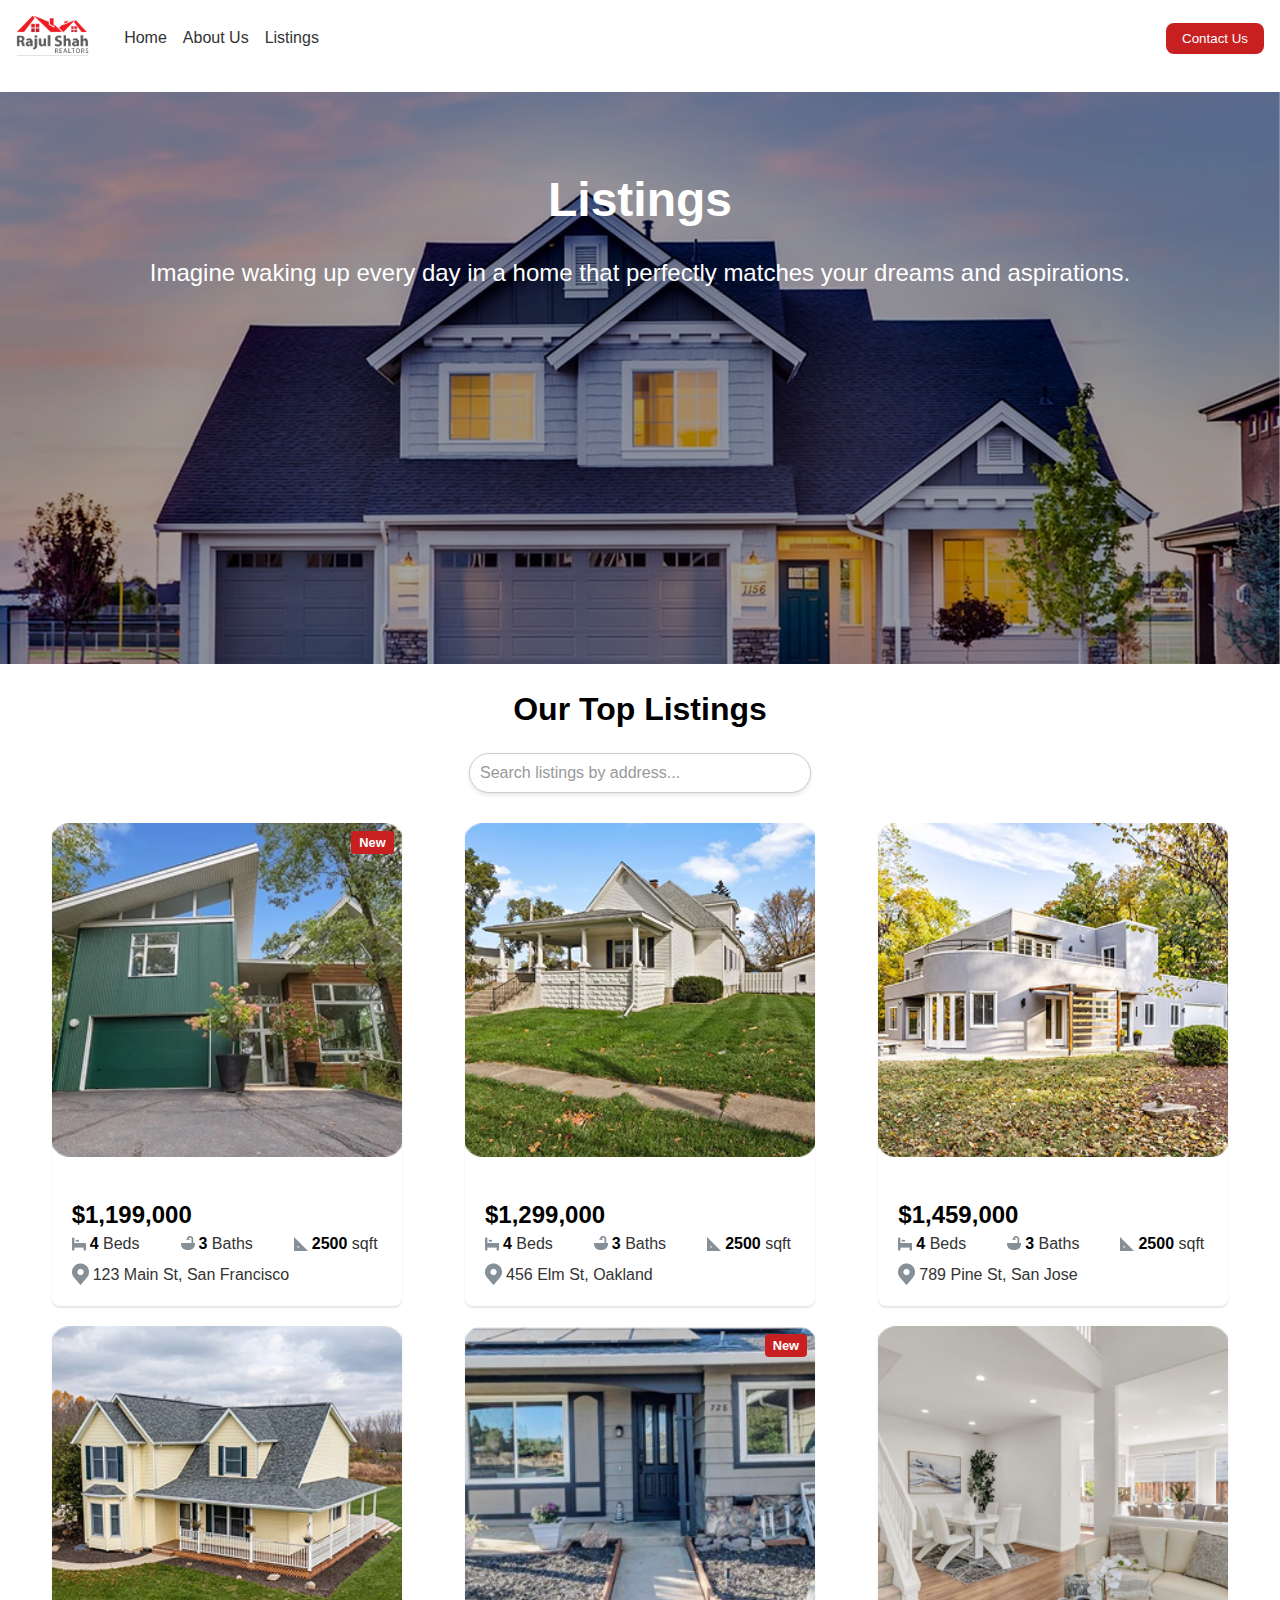
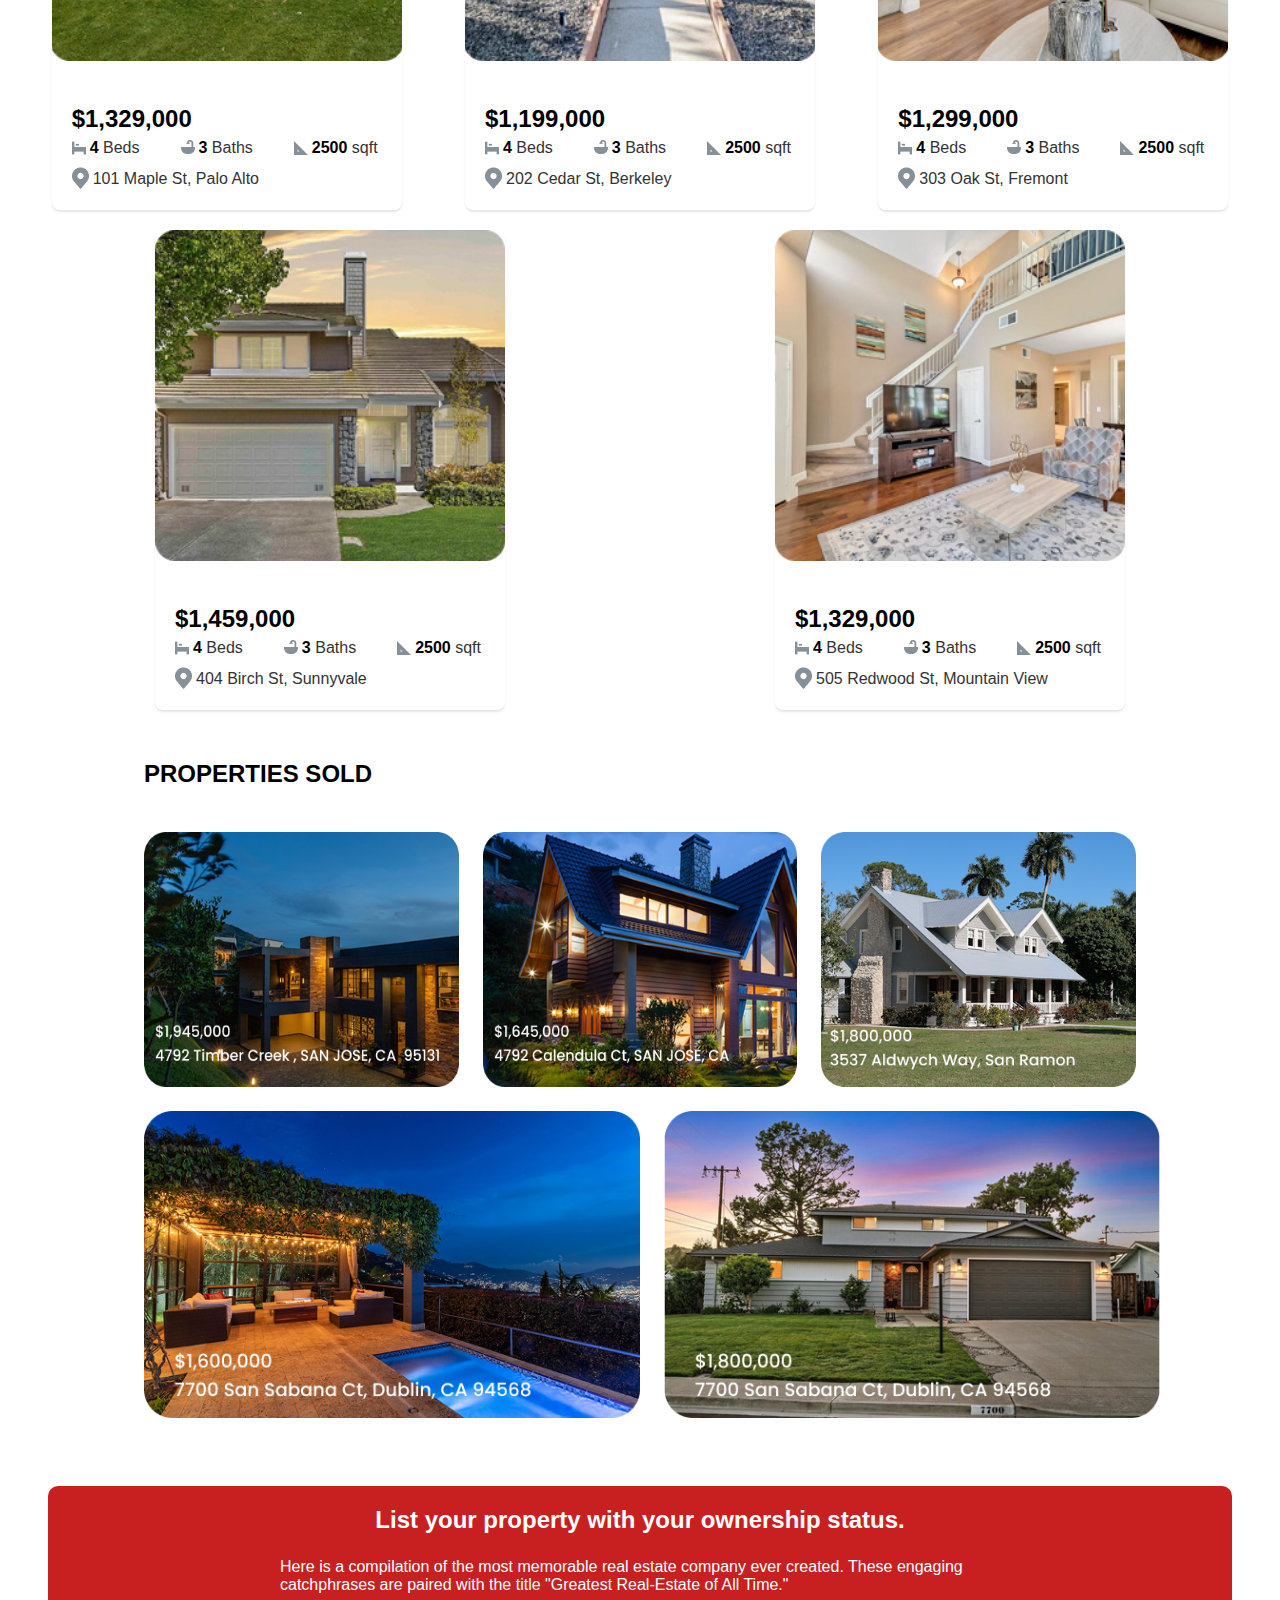
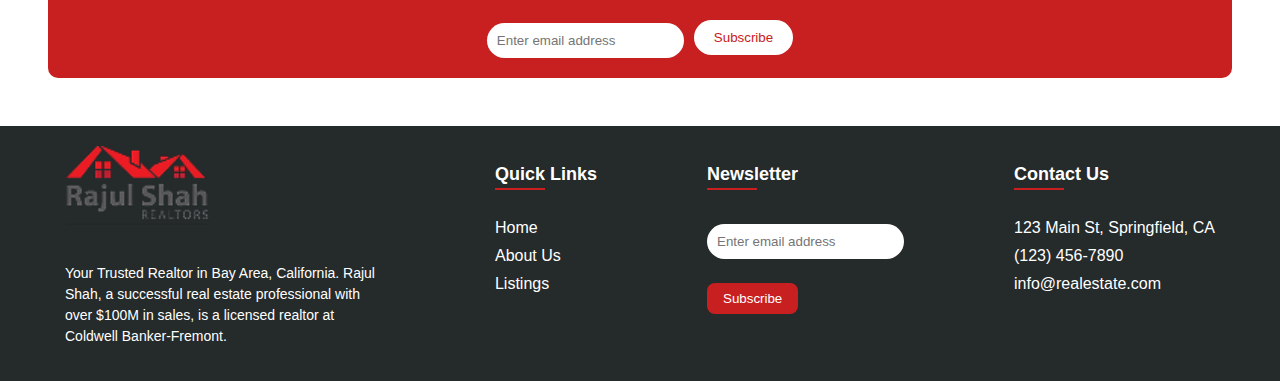
<file: listings.html>
<!-- // Listings Page -->
<!DOCTYPE html>
<html lang="en">
  <head>
    <meta charset="UTF-8" />
    <meta name="viewport" content="width=device-width, initial-scale=1.0" />
    <title>RS Realtors</title>
    <link rel="stylesheet" href="styles.css" />
    <link rel="stylesheet" href="listings.css" />
    <link rel="stylesheet" href="modal.css" />

    <script src="script.js"></script>
  </head>
  <body>
    <nav>
      <div class="logo">
        <img src="assets/rsr_logo.png" alt="Logo" />
      </div>
      <ul class="nav-items">
        <li><a href="index.html" id="nav-home">Home</a></li>
        <li><a href="about-us.html" id="nav-about">About Us</a></li>
        <li><a href="listings.html" id="nav-listings">Listings</a></li>
      </ul>
      <div class="cta">
        <button onclick="openModal()">Contact Us</button>
      </div>
    </nav>

    <div id="contactModal" class="modal">
      <div class="modal-content">
        <span class="close" onclick="closeModal()">&times;</span>
        <form id="contactForm" onsubmit="sendEmail(event)">
          <h2>Contact Us</h2>
          <label for="name" class="required">Name:</label>
          <input type="text" id="name" name="name" required />
          <label for="email" class="required">Email:</label>
          <input type="email" id="email" name="email" required />
          <label for="phone" class="required">Phone Number:</label>
          <input type="tel" id="phone" name="phone" required />
          <label for="query">Your Query:</label>
          <textarea id="query" name="query" rows="4"></textarea>
          <button type="submit">Submit</button>
        </form>
      </div>
    </div>

    <section class="listings-section">
      <div class="listings-text primary-text">
        <h1>Listings</h1>
        <p>
          Imagine waking up every day in a home that perfectly matches your
          dreams and aspirations.
        </p>
      </div>
    </section>

    <section id="listings" class="listings-container">
      <h2 class="listings-header">Our Top Listings</h2>

      <!-- Search input field -->
      <div class="search-container">
        <input
          type="text"
          id="search-input"
          class="search-input"
          placeholder="Search listings by address..."
          onkeyup="filterListings()"
        />
      </div>

      <div class="cards-section" id="cards-section">
        <div class="card">
          <div class="card-image-container">
            <img src="assets/listing-1.png" alt="Image 1" class="card-image" />
            <div class="new-tag">New</div>
          </div>
          <div class="card-content">
            <h3 class="card-header">$1,199,000</h3>
            <div class="home-attributes">
              <div class="attribute">
                <img
                  src="assets/bed 1.png"
                  alt="Bed Icon"
                  class="attribute-icon"
                />
                <span class="attribute-value"><strong>4</strong> Beds</span>
              </div>
              <div class="attribute">
                <img
                  src="assets/bath.png"
                  alt="Bath Icon"
                  class="attribute-icon"
                />
                <span class="attribute-value"><strong>3</strong> Baths</span>
              </div>
              <div class="attribute">
                <img
                  src="assets/square-feet.png"
                  alt="Area Icon"
                  class="attribute-icon"
                />
                <span class="attribute-value"><strong>2500</strong> sqft</span>
              </div>
            </div>
            <div class="home-address">
              <img
                src="assets/location icon.png"
                alt="Address Icon"
                class="address-icon"
              />
              <span class="address-value">123 Main St, San Francisco</span>
            </div>
          </div>
        </div>
        <div class="card">
          <img src="assets/listing-2.png" alt="Image 1" class="card-image" />
          <div class="card-content">
            <h3 class="card-header">$1,299,000</h3>
            <div class="home-attributes">
              <div class="attribute">
                <img
                  src="assets/bed 1.png"
                  alt="Bed Icon"
                  class="attribute-icon"
                />
                <span class="attribute-value"><strong>4</strong> Beds</span>
              </div>
              <div class="attribute">
                <img
                  src="assets/bath.png"
                  alt="Bath Icon"
                  class="attribute-icon"
                />
                <span class="attribute-value"><strong>3</strong> Baths</span>
              </div>
              <div class="attribute">
                <img
                  src="assets/square-feet.png"
                  alt="Area Icon"
                  class="attribute-icon"
                />
                <span class="attribute-value"><strong>2500</strong> sqft</span>
              </div>
            </div>
            <div class="home-address">
              <img
                src="assets/location icon.png"
                alt="Address Icon"
                class="address-icon"
              />
              <span class="address-value">456 Elm St, Oakland</span>
            </div>
          </div>
        </div>
        <div class="card">
          <img src="assets/listing-3.png" alt="Image 1" class="card-image" />
          <div class="card-content">
            <h3 class="card-header">$1,459,000</h3>
            <div class="home-attributes">
              <div class="attribute">
                <img
                  src="assets/bed 1.png"
                  alt="Bed Icon"
                  class="attribute-icon"
                />
                <span class="attribute-value"><strong>4</strong> Beds</span>
              </div>
              <div class="attribute">
                <img
                  src="assets/bath.png"
                  alt="Bath Icon"
                  class="attribute-icon"
                />
                <span class="attribute-value"><strong>3</strong> Baths</span>
              </div>
              <div class="attribute">
                <img
                  src="assets/square-feet.png"
                  alt="Area Icon"
                  class="attribute-icon"
                />
                <span class="attribute-value"><strong>2500</strong> sqft</span>
              </div>
            </div>
            <div class="home-address">
              <img
                src="assets/location icon.png"
                alt="Address Icon"
                class="address-icon"
              />
              <span class="address-value">789 Pine St, San Jose</span>
            </div>
          </div>
        </div>
        <div class="card">
          <img src="assets/listing-4.png" alt="Image 1" class="card-image" />
          <div class="card-content">
            <h3 class="card-header">$1,329,000</h3>
            <div class="home-attributes">
              <div class="attribute">
                <img
                  src="assets/bed 1.png"
                  alt="Bed Icon"
                  class="attribute-icon"
                />
                <span class="attribute-value"><strong>4</strong> Beds</span>
              </div>
              <div class="attribute">
                <img
                  src="assets/bath.png"
                  alt="Bath Icon"
                  class="attribute-icon"
                />
                <span class="attribute-value"><strong>3</strong> Baths</span>
              </div>
              <div class="attribute">
                <img
                  src="assets/square-feet.png"
                  alt="Area Icon"
                  class="attribute-icon"
                />
                <span class="attribute-value"><strong>2500</strong> sqft</span>
              </div>
            </div>
            <div class="home-address">
              <img
                src="assets/location icon.png"
                alt="Address Icon"
                class="address-icon"
              />
              <span class="address-value">101 Maple St, Palo Alto</span>
            </div>
          </div>
        </div>
        <div class="card">
          <div class="card-image-container">
            <img src="assets/listings-5.png" alt="Image 1" class="card-image" />
            <div class="new-tag">New</div>
          </div>
          <div class="card-content">
            <h3 class="card-header">$1,199,000</h3>
            <div class="home-attributes">
              <div class="attribute">
                <img
                  src="assets/bed 1.png"
                  alt="Bed Icon"
                  class="attribute-icon"
                />
                <span class="attribute-value"><strong>4</strong> Beds</span>
              </div>
              <div class="attribute">
                <img
                  src="assets/bath.png"
                  alt="Bath Icon"
                  class="attribute-icon"
                />
                <span class="attribute-value"><strong>3</strong> Baths</span>
              </div>
              <div class="attribute">
                <img
                  src="assets/square-feet.png"
                  alt="Area Icon"
                  class="attribute-icon"
                />
                <span class="attribute-value"><strong>2500</strong> sqft</span>
              </div>
            </div>
            <div class="home-address">
              <img
                src="assets/location icon.png"
                alt="Address Icon"
                class="address-icon"
              />
              <span class="address-value">202 Cedar St, Berkeley</span>
            </div>
          </div>
        </div>
        <div class="card">
          <img src="assets/listings-6.png" alt="Image 1" class="card-image" />
          <div class="card-content">
            <h3 class="card-header">$1,299,000</h3>
            <div class="home-attributes">
              <div class="attribute">
                <img
                  src="assets/bed 1.png"
                  alt="Bed Icon"
                  class="attribute-icon"
                />
                <span class="attribute-value"><strong>4</strong> Beds</span>
              </div>
              <div class="attribute">
                <img
                  src="assets/bath.png"
                  alt="Bath Icon"
                  class="attribute-icon"
                />
                <span class="attribute-value"><strong>3</strong> Baths</span>
              </div>
              <div class="attribute">
                <img
                  src="assets/square-feet.png"
                  alt="Area Icon"
                  class="attribute-icon"
                />
                <span class="attribute-value"><strong>2500</strong> sqft</span>
              </div>
            </div>
            <div class="home-address">
              <img
                src="assets/location icon.png"
                alt="Address Icon"
                class="address-icon"
              />
              <span class="address-value">303 Oak St, Fremont</span>
            </div>
          </div>
        </div>
        <div class="card">
          <img src="assets/listings-7.png" alt="Image 1" class="card-image" />
          <div class="card-content">
            <h3 class="card-header">$1,459,000</h3>
            <div class="home-attributes">
              <div class="attribute">
                <img
                  src="assets/bed 1.png"
                  alt="Bed Icon"
                  class="attribute-icon"
                />
                <span class="attribute-value"><strong>4</strong> Beds</span>
              </div>
              <div class="attribute">
                <img
                  src="assets/bath.png"
                  alt="Bath Icon"
                  class="attribute-icon"
                />
                <span class="attribute-value"><strong>3</strong> Baths</span>
              </div>
              <div class="attribute">
                <img
                  src="assets/square-feet.png"
                  alt="Area Icon"
                  class="attribute-icon"
                />
                <span class="attribute-value"><strong>2500</strong> sqft</span>
              </div>
            </div>
            <div class="home-address">
              <img
                src="assets/location icon.png"
                alt="Address Icon"
                class="address-icon"
              />
              <span class="address-value">404 Birch St, Sunnyvale</span>
            </div>
          </div>
        </div>
        <div class="card">
          <img src="assets/listings-8.png" alt="Image 1" class="card-image" />
          <div class="card-content">
            <h3 class="card-header">$1,329,000</h3>
            <div class="home-attributes">
              <div class="attribute">
                <img
                  src="assets/bed 1.png"
                  alt="Bed Icon"
                  class="attribute-icon"
                />
                <span class="attribute-value"><strong>4</strong> Beds</span>
              </div>
              <div class="attribute">
                <img
                  src="assets/bath.png"
                  alt="Bath Icon"
                  class="attribute-icon"
                />
                <span class="attribute-value"><strong>3</strong> Baths</span>
              </div>
              <div class="attribute">
                <img
                  src="assets/square-feet.png"
                  alt="Area Icon"
                  class="attribute-icon"
                />
                <span class="attribute-value"><strong>2500</strong> sqft</span>
              </div>
            </div>
            <div class="home-address">
              <img
                src="assets/location icon.png"
                alt="Address Icon"
                class="address-icon"
              />
              <span class="address-value">505 Redwood St, Mountain View</span>
            </div>
          </div>
        </div>
      </div>

      <section class="image-gallery">
        <h2>PROPERTIES SOLD</h2>

        <div class="gallery-row">
          <img
            src="assets/sold-1.png"
            alt="Image 1"
            class="top-gallery-image"
          />
          <img
            src="assets/sold-2.png"
            alt="Image 1"
            class="top-gallery-image"
          />
          <img
            src="assets/sold-3.png"
            alt="Image 1"
            class="top-gallery-image"
          />
        </div>
        <div class="gallery-row">
          <img
            src="assets/sold-4.png"
            alt="Image 1"
            class="bottom-gallery-image"
          />
          <img
            src="assets/sold-5.png"
            alt="Image 1"
            class="bottom-gallery-image"
          />
        </div>
      </section>
    </section>
    <section class="highlighted-section">
      <h2 class="highlighted-header">
        List your property with your ownership status.
      </h2>
      <p class="highlighted-paragraph">
        Here is a compilation of the most memorable real estate company ever
        created. These engaging catchphrases are paired with the title "Greatest
        Real-Estate of All Time."
      </p>
      <div class="highlighted-input-container">
        <input
          type="email"
          class="highlighted-input"
          placeholder="Enter email address"
        />
        <button class="highlighted-button">Subscribe</button>
      </div>
    </section>

    <footer class="footer">
      <div class="footer-column">
        <img src="assets/rsr_logo.png" alt="Logo" class="footer-logo" />

        <p class="footer-description">
          Your Trusted Realtor in Bay Area, California. Rajul Shah, a successful
          real estate professional with over $100M in sales, is a licensed
          realtor at Coldwell Banker-Fremont.
        </p>
        <!-- <div class="footer-social-media">
 <img
 src="path/to/facebook-icon.png"
 alt="Facebook"
 class="social-icon"
 />
 <img
 src="path/to/twitter-icon.png"
 alt="Twitter"
 class="social-icon"
 />
 <img
 src="path/to/instagram-icon.png"
 alt="Instagram"
 class="social-icon"
 />
 </div> -->
      </div>
      <div class="footer-column">
        <h3 class="footer-header">Quick Links</h3>
        <ul class="footer-links">
          <li><a href="index.html">Home</a></li>
          <li><a href="about-us.html">About Us</a></li>
          <li><a href="listings.html">Listings</a></li>
        </ul>
      </div>
      <div class="footer-column">
        <h3 class="footer-header">Newsletter</h3>
        <div class="newsletter-container">
          <input
            type="email"
            class="newsletter-input"
            placeholder="Enter email address"
            id="email-subscribe"
          />
        </div>
        <div class="cta">
          <button id="subscribe-button">Subscribe</button>
        </div>
      </div>

      <div class="footer-column">
        <h3 class="footer-header">Contact Us</h3>
        <div class="contact-details">
          <div class="contact-item">
            <!-- <img
 src="path/to/address-icon.png"
 alt="Address"
 class="contact-icon"
 /> -->
            <span>123 Main St, Springfield, CA</span>
          </div>
          <div class="contact-item">
            <!-- <img
 src="path/to/phone-icon.png"
 alt="Phone"
 class="contact-icon"
 /> -->
            <span>(123) 456-7890</span>
          </div>
          <div class="contact-item">
            <!-- <img
 src="path/to/email-icon.png"
 alt="Email"
 class="contact-icon"
 /> -->
            <span>info@realestate.com</span>
          </div>
        </div>
      </div>
    </footer>
  </body>
</html>
</file>
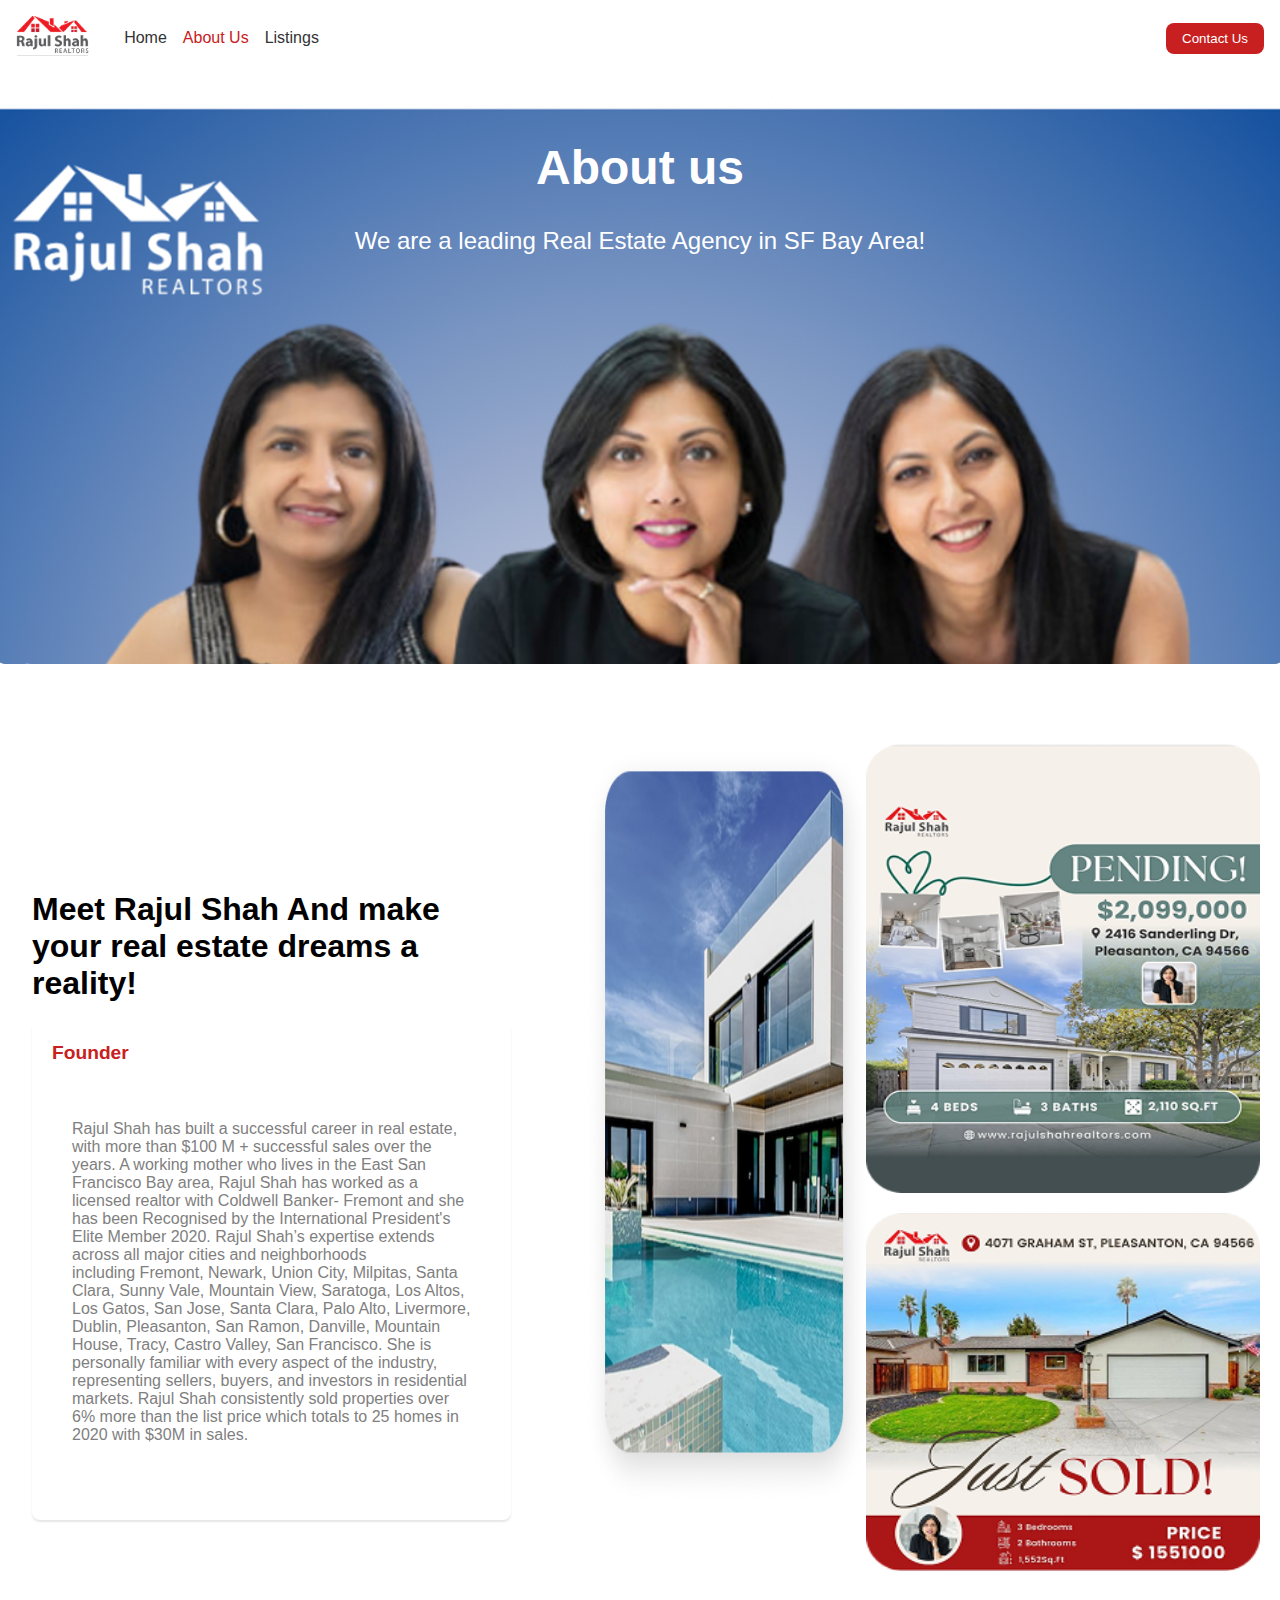
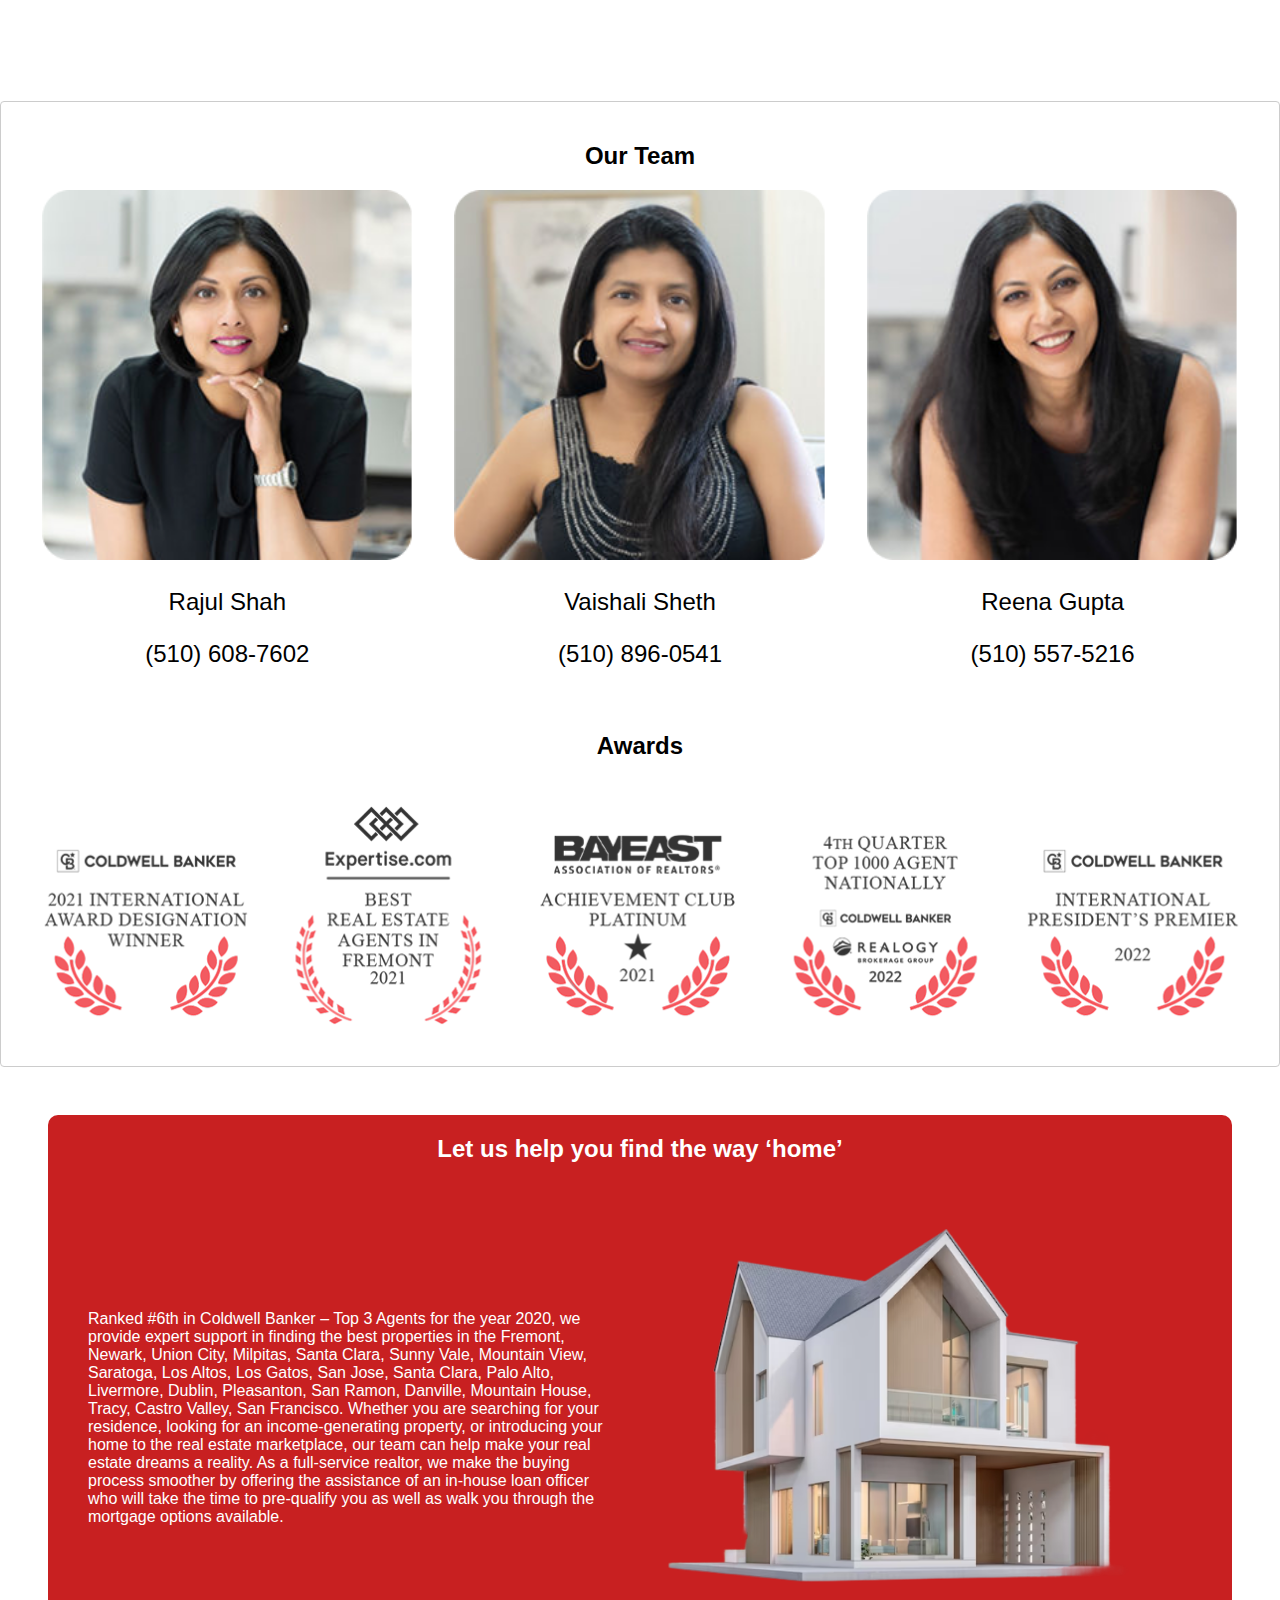
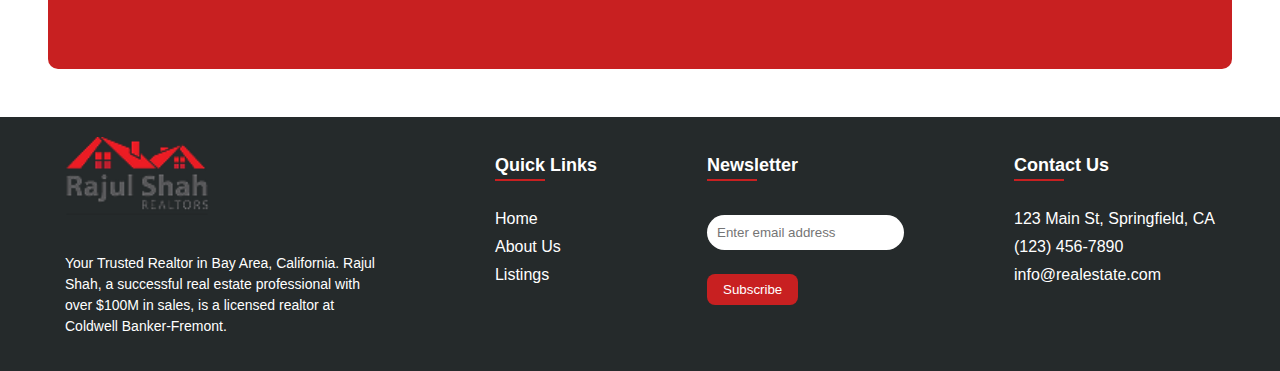
<file: src/about-us.html>
<!-- // about Page -->
<!DOCTYPE html>
<html lang="en">
  <head>
    <meta charset="UTF-8" />
    <meta name="viewport" content="width=device-width, initial-scale=1.0" />
    <title>RS Realtors</title>
    <link rel="stylesheet" href="styles.css" />
    <link rel="stylesheet" href="about-us.css" />
    <link rel="stylesheet" href="modal.css" />

    <script src="script.js"></script>
  </head>
  <body>
    <nav>
      <div class="logo">
        <img src="/assets/rsr_logo.png" alt="Logo" />
      </div>
      <ul class="nav-items">
        <li><a href="index.html" id="nav-home">Home</a></li>
        <li><a href="about-us.html" id="nav-about">About Us</a></li>
        <li><a href="listings.html" id="nav-listings">Listings</a></li>
      </ul>
      <div class="cta">
        <button onclick="openModal()">Contact Us</button>
      </div>
    </nav>

    <div id="contactModal" class="modal">
      <div class="modal-content">
        <span class="close" onclick="closeModal()">&times;</span>
        <form id="contactForm" onsubmit="sendEmail(event)">
          <h2>Contact Us</h2>
          <label for="name" class="required">Name:</label>
          <input type="text" id="name" name="name" required />
          <label for="email" class="required">Email:</label>
          <input type="email" id="email" name="email" required />
          <label for="phone" class="required">Phone Number:</label>
          <input type="tel" id="phone" name="phone" required />
          <label for="query">Your Query:</label>
          <textarea id="query" name="query" rows="4"></textarea>
          <button type="submit">Submit</button>
        </form>
      </div>
    </div>

    <section class="about-section">
      <div class="about-text primary-text">
        <h1>About us</h1>
        <p>We are a leading Real Estate Agency in SF Bay Area!</p>
      </div>
    </section>

    <div class="who-are-we">
      <div class="who-are-we-text">
        <h2>Meet Rajul Shah And make your real estate dreams a reality!</h2>
        <div class="expert-search-tile">
          <div class="expert-search-header">
            <span class="expert-search-title">Founder</span>
          </div>
          <p>
            Rajul Shah has built a successful career in real estate, with more
            than $100 M + successful sales over the years. A working mother who
            lives in the East San Francisco Bay area, Rajul Shah has worked as a
            licensed realtor with Coldwell Banker- Fremont and she has been
            Recognised by the International President's Elite Member 2020. Rajul
            Shah’s expertise extends across all major cities and neighborhoods
            including Fremont, Newark, Union City, Milpitas, Santa Clara, Sunny
            Vale, Mountain View, Saratoga, Los Altos, Los Gatos, San Jose, Santa
            Clara, Palo Alto, Livermore, Dublin, Pleasanton, San Ramon,
            Danville, Mountain House, Tracy, Castro Valley, San Francisco. She
            is personally familiar with every aspect of the industry,
            representing sellers, buyers, and investors in residential markets.
            Rajul Shah consistently sold properties over 6% more than the list
            price which totals to 25 homes in 2020 with $30M in sales.
          </p>
        </div>
      </div>
      <section class="more-info">
        <div class="who-are-we-images">
          <div class="left-image">
            <img src="/assets/house-1.png" alt="Left Image" />
          </div>
          <div class="right-images">
            <img src="/assets/about-us-2.png" alt="Right Image 1" />
            <img src="/assets/about-us-3.png" alt="Right Image 2" />
          </div>
        </div>
      </section>
    </div>

    <section class="our-team">
      <h2>Our Team</h2>
      <div class="team-members">
        <div class="team-member">
          <img src="/assets/team-member1.png" alt="Team Member 1" />
          <p>Rajul Shah</p>
          <p>(510) 608-7602</p>
        </div>
        <div class="team-member">
          <img src="/assets/team-member2.png" alt="Team Member 2" />
          <p>Vaishali Sheth</p>
          <p>(510) 896-0541</p>
        </div>
        <div class="team-member">
          <img src="/assets/team-member3.png" alt="Team Member 3" />
          <p>Reena Gupta</p>
          <p>(510) 557-5216</p>
        </div>
      </div>

      <h2>Awards</h2>
      <div class="awards-img">
        <img src="/assets/awards.png" alt="All Awards" />
      </div>
    </section>

    <section class="highlighted-section">
      <h2 class="highlighted-header">Let us help you find the way ‘home’</h2>
      <div class="highlighted-content">
        <div class="image">
          <img
            src="/assets/about-us-marketing.png"
            alt="Logo"
            class="highlighted-image"
          />
        </div>
        <div class="content">
          <p class="highlighted-paragraph">
            Ranked #6th in Coldwell Banker – Top 3 Agents for the year 2020, we
            provide expert support in finding the best properties in
            the Fremont, Newark, Union City, Milpitas, Santa Clara, Sunny Vale,
            Mountain View, Saratoga, Los Altos, Los Gatos, San Jose, Santa
            Clara, Palo Alto, Livermore, Dublin, Pleasanton, San Ramon,
            Danville, Mountain House, Tracy, Castro Valley, San Francisco.
            Whether you are searching for your residence, looking for an
            income-generating property, or introducing your home to the real
            estate marketplace, our team can help make your real estate dreams a
            reality. As a full-service realtor, we make the buying process
            smoother by offering the assistance of an in-house loan officer who
            will take the time to pre-qualify you as well as walk you through
            the mortgage options available.  
          </p>
        </div>
      </div>
    </section>

    <footer class="footer">
      <div class="footer-column">
        <img src="/assets/rsr_logo.png" alt="Logo" class="footer-logo" />

        <p class="footer-description">
          Your Trusted Realtor in Bay Area, California. Rajul Shah, a successful
          real estate professional with over $100M in sales, is a licensed
          realtor at Coldwell Banker-Fremont.
        </p>
        <!-- <div class="footer-social-media">
 <img
 src="path/to/facebook-icon.png"
 alt="Facebook"
 class="social-icon"
 />
 <img
 src="path/to/twitter-icon.png"
 alt="Twitter"
 class="social-icon"
 />
 <img
 src="path/to/instagram-icon.png"
 alt="Instagram"
 class="social-icon"
 />
 </div> -->
      </div>
      <div class="footer-column">
        <h3 class="footer-header">Quick Links</h3>
        <ul class="footer-links">
          <li><a href="index.html">Home</a></li>
          <li><a href="about-us.html">About Us</a></li>
          <li><a href="listings.html">Listings</a></li>
        </ul>
      </div>
      <div class="footer-column">
        <h3 class="footer-header">Newsletter</h3>
        <div class="newsletter-container">
          <input
            type="email"
            class="newsletter-input"
            placeholder="Enter email address"
          />
        </div>
        <div class="cta">
          <button>Subscribe</button>
        </div>
      </div>

      <div class="footer-column">
        <h3 class="footer-header">Contact Us</h3>
        <div class="contact-details">
          <div class="contact-item">
            <!-- <img
 src="path/to/address-icon.png"
 alt="Address"
 class="contact-icon"
 /> -->
            <span>123 Main St, Springfield, CA</span>
          </div>
          <div class="contact-item">
            <!-- <img
 src="path/to/phone-icon.png"
 alt="Phone"
 class="contact-icon"
 /> -->
            <span>(123) 456-7890</span>
          </div>
          <div class="contact-item">
            <!-- <img
 src="path/to/email-icon.png"
 alt="Email"
 class="contact-icon"
 /> -->
            <span>info@realestate.com</span>
          </div>
        </div>
      </div>
    </footer>
  </body>
</html>
</file>
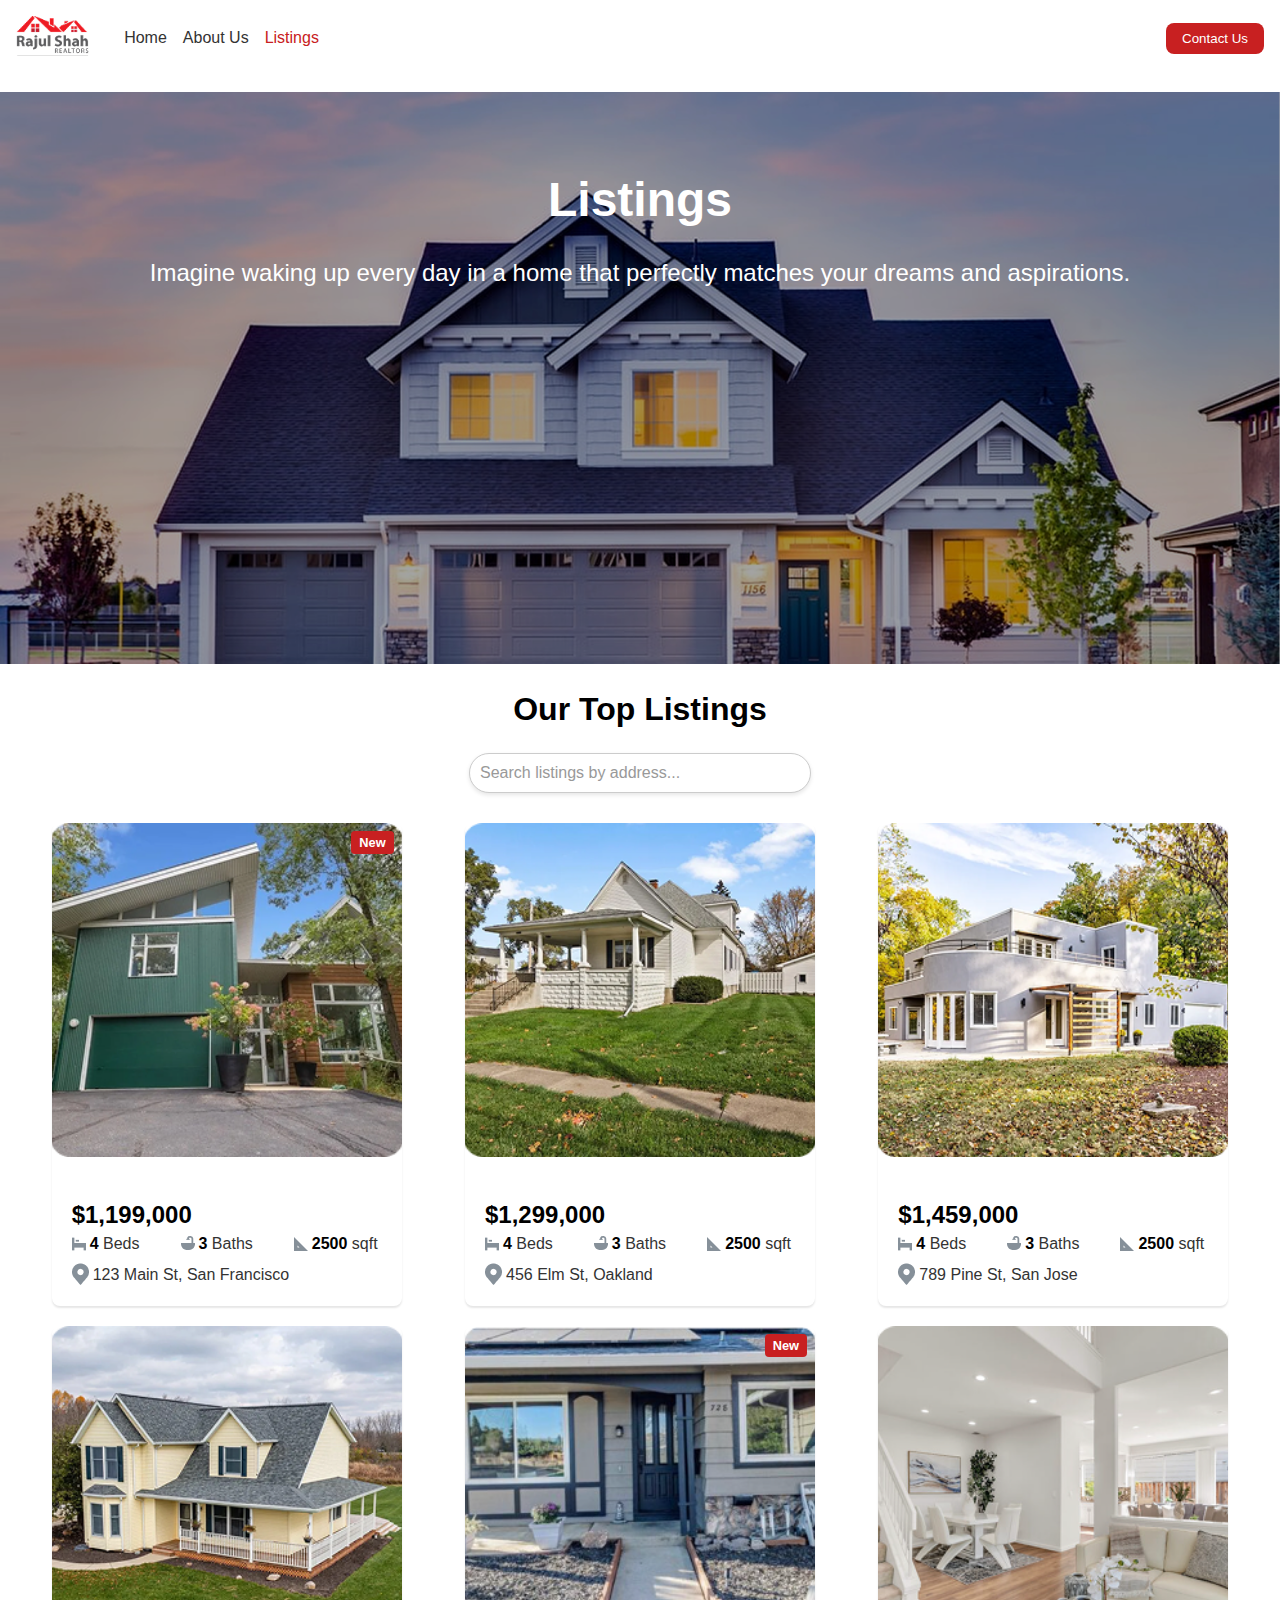
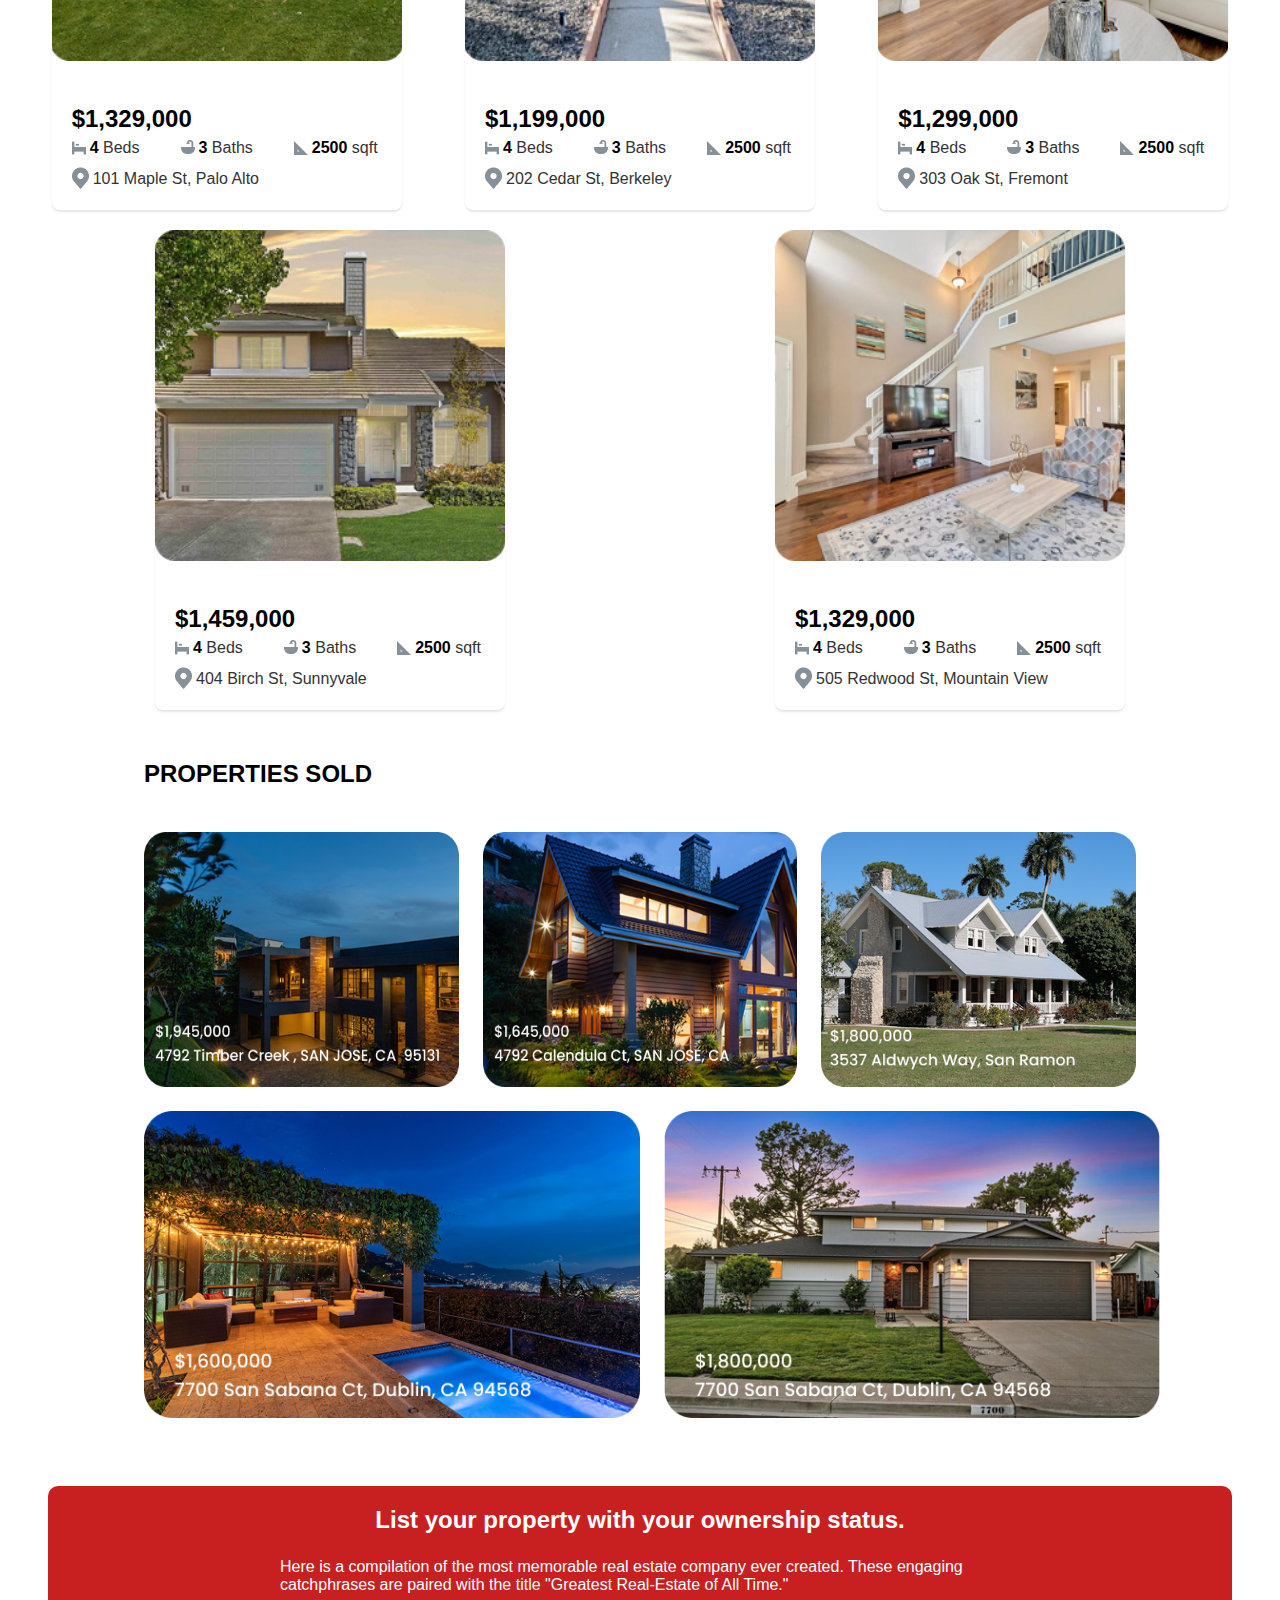
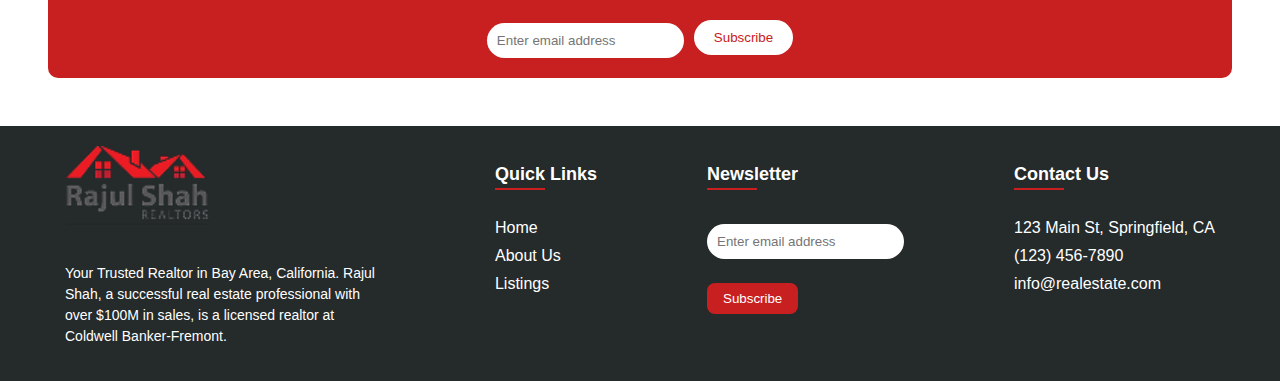
<file: src/listings.html>
<!-- // Listings Page -->
<!DOCTYPE html>
<html lang="en">
  <head>
    <meta charset="UTF-8" />
    <meta name="viewport" content="width=device-width, initial-scale=1.0" />
    <title>RS Realtors</title>
    <link rel="stylesheet" href="styles.css" />
    <link rel="stylesheet" href="listings.css" />
    <link rel="stylesheet" href="modal.css" />

    <script src="script.js"></script>
  </head>
  <body>
    <nav>
      <div class="logo">
        <img src="/assets/rsr_logo.png" alt="Logo" />
      </div>
      <ul class="nav-items">
        <li><a href="index.html" id="nav-home">Home</a></li>
        <li><a href="about-us.html" id="nav-about">About Us</a></li>
        <li><a href="listings.html" id="nav-listings">Listings</a></li>
      </ul>
      <div class="cta">
        <button onclick="openModal()">Contact Us</button>
      </div>
    </nav>

    <div id="contactModal" class="modal">
      <div class="modal-content">
        <span class="close" onclick="closeModal()">&times;</span>
        <form id="contactForm" onsubmit="sendEmail(event)">
          <h2>Contact Us</h2>
          <label for="name" class="required">Name:</label>
          <input type="text" id="name" name="name" required />
          <label for="email" class="required">Email:</label>
          <input type="email" id="email" name="email" required />
          <label for="phone" class="required">Phone Number:</label>
          <input type="tel" id="phone" name="phone" required />
          <label for="query">Your Query:</label>
          <textarea id="query" name="query" rows="4"></textarea>
          <button type="submit">Submit</button>
        </form>
      </div>
    </div>

    <section class="listings-section">
      <div class="listings-text primary-text">
        <h1>Listings</h1>
        <p>
          Imagine waking up every day in a home that perfectly matches your
          dreams and aspirations.
        </p>
      </div>
    </section>

    <section id="listings" class="listings-container">
      <h2 class="listings-header">Our Top Listings</h2>

      <!-- Search input field -->
      <div class="search-container">
        <input
          type="text"
          id="search-input"
          class="search-input"
          placeholder="Search listings by address..."
          onkeyup="filterListings()"
        />
      </div>

      <div class="cards-section" id="cards-section">
        <div class="card">
          <div class="card-image-container">
            <img src="/assets/listing-1.png" alt="Image 1" class="card-image" />
            <div class="new-tag">New</div>
          </div>
          <div class="card-content">
            <h3 class="card-header">$1,199,000</h3>
            <div class="home-attributes">
              <div class="attribute">
                <img
                  src="/assets/bed 1.png"
                  alt="Bed Icon"
                  class="attribute-icon"
                />
                <span class="attribute-value"><strong>4</strong> Beds</span>
              </div>
              <div class="attribute">
                <img
                  src="/assets/bath.png"
                  alt="Bath Icon"
                  class="attribute-icon"
                />
                <span class="attribute-value"><strong>3</strong> Baths</span>
              </div>
              <div class="attribute">
                <img
                  src="/assets/square-feet.png"
                  alt="Area Icon"
                  class="attribute-icon"
                />
                <span class="attribute-value"><strong>2500</strong> sqft</span>
              </div>
            </div>
            <div class="home-address">
              <img
                src="/assets/location icon.png"
                alt="Address Icon"
                class="address-icon"
              />
              <span class="address-value">123 Main St, San Francisco</span>
            </div>
          </div>
        </div>
        <div class="card">
          <img src="/assets/listing-2.png" alt="Image 1" class="card-image" />
          <div class="card-content">
            <h3 class="card-header">$1,299,000</h3>
            <div class="home-attributes">
              <div class="attribute">
                <img
                  src="/assets/bed 1.png"
                  alt="Bed Icon"
                  class="attribute-icon"
                />
                <span class="attribute-value"><strong>4</strong> Beds</span>
              </div>
              <div class="attribute">
                <img
                  src="/assets/bath.png"
                  alt="Bath Icon"
                  class="attribute-icon"
                />
                <span class="attribute-value"><strong>3</strong> Baths</span>
              </div>
              <div class="attribute">
                <img
                  src="/assets/square-feet.png"
                  alt="Area Icon"
                  class="attribute-icon"
                />
                <span class="attribute-value"><strong>2500</strong> sqft</span>
              </div>
            </div>
            <div class="home-address">
              <img
                src="/assets/location icon.png"
                alt="Address Icon"
                class="address-icon"
              />
              <span class="address-value">456 Elm St, Oakland</span>
            </div>
          </div>
        </div>
        <div class="card">
          <img src="/assets/listing-3.png" alt="Image 1" class="card-image" />
          <div class="card-content">
            <h3 class="card-header">$1,459,000</h3>
            <div class="home-attributes">
              <div class="attribute">
                <img
                  src="/assets/bed 1.png"
                  alt="Bed Icon"
                  class="attribute-icon"
                />
                <span class="attribute-value"><strong>4</strong> Beds</span>
              </div>
              <div class="attribute">
                <img
                  src="/assets/bath.png"
                  alt="Bath Icon"
                  class="attribute-icon"
                />
                <span class="attribute-value"><strong>3</strong> Baths</span>
              </div>
              <div class="attribute">
                <img
                  src="/assets/square-feet.png"
                  alt="Area Icon"
                  class="attribute-icon"
                />
                <span class="attribute-value"><strong>2500</strong> sqft</span>
              </div>
            </div>
            <div class="home-address">
              <img
                src="/assets/location icon.png"
                alt="Address Icon"
                class="address-icon"
              />
              <span class="address-value">789 Pine St, San Jose</span>
            </div>
          </div>
        </div>
        <div class="card">
          <img src="/assets/listing-4.png" alt="Image 1" class="card-image" />
          <div class="card-content">
            <h3 class="card-header">$1,329,000</h3>
            <div class="home-attributes">
              <div class="attribute">
                <img
                  src="/assets/bed 1.png"
                  alt="Bed Icon"
                  class="attribute-icon"
                />
                <span class="attribute-value"><strong>4</strong> Beds</span>
              </div>
              <div class="attribute">
                <img
                  src="/assets/bath.png"
                  alt="Bath Icon"
                  class="attribute-icon"
                />
                <span class="attribute-value"><strong>3</strong> Baths</span>
              </div>
              <div class="attribute">
                <img
                  src="/assets/square-feet.png"
                  alt="Area Icon"
                  class="attribute-icon"
                />
                <span class="attribute-value"><strong>2500</strong> sqft</span>
              </div>
            </div>
            <div class="home-address">
              <img
                src="/assets/location icon.png"
                alt="Address Icon"
                class="address-icon"
              />
              <span class="address-value">101 Maple St, Palo Alto</span>
            </div>
          </div>
        </div>
        <div class="card">
          <div class="card-image-container">
            <img
              src="/assets/listings-5.png"
              alt="Image 1"
              class="card-image"
            />
            <div class="new-tag">New</div>
          </div>
          <div class="card-content">
            <h3 class="card-header">$1,199,000</h3>
            <div class="home-attributes">
              <div class="attribute">
                <img
                  src="/assets/bed 1.png"
                  alt="Bed Icon"
                  class="attribute-icon"
                />
                <span class="attribute-value"><strong>4</strong> Beds</span>
              </div>
              <div class="attribute">
                <img
                  src="/assets/bath.png"
                  alt="Bath Icon"
                  class="attribute-icon"
                />
                <span class="attribute-value"><strong>3</strong> Baths</span>
              </div>
              <div class="attribute">
                <img
                  src="/assets/square-feet.png"
                  alt="Area Icon"
                  class="attribute-icon"
                />
                <span class="attribute-value"><strong>2500</strong> sqft</span>
              </div>
            </div>
            <div class="home-address">
              <img
                src="/assets/location icon.png"
                alt="Address Icon"
                class="address-icon"
              />
              <span class="address-value">202 Cedar St, Berkeley</span>
            </div>
          </div>
        </div>
        <div class="card">
          <img src="/assets/listings-6.png" alt="Image 1" class="card-image" />
          <div class="card-content">
            <h3 class="card-header">$1,299,000</h3>
            <div class="home-attributes">
              <div class="attribute">
                <img
                  src="/assets/bed 1.png"
                  alt="Bed Icon"
                  class="attribute-icon"
                />
                <span class="attribute-value"><strong>4</strong> Beds</span>
              </div>
              <div class="attribute">
                <img
                  src="/assets/bath.png"
                  alt="Bath Icon"
                  class="attribute-icon"
                />
                <span class="attribute-value"><strong>3</strong> Baths</span>
              </div>
              <div class="attribute">
                <img
                  src="/assets/square-feet.png"
                  alt="Area Icon"
                  class="attribute-icon"
                />
                <span class="attribute-value"><strong>2500</strong> sqft</span>
              </div>
            </div>
            <div class="home-address">
              <img
                src="/assets/location icon.png"
                alt="Address Icon"
                class="address-icon"
              />
              <span class="address-value">303 Oak St, Fremont</span>
            </div>
          </div>
        </div>
        <div class="card">
          <img src="/assets/listings-7.png" alt="Image 1" class="card-image" />
          <div class="card-content">
            <h3 class="card-header">$1,459,000</h3>
            <div class="home-attributes">
              <div class="attribute">
                <img
                  src="/assets/bed 1.png"
                  alt="Bed Icon"
                  class="attribute-icon"
                />
                <span class="attribute-value"><strong>4</strong> Beds</span>
              </div>
              <div class="attribute">
                <img
                  src="/assets/bath.png"
                  alt="Bath Icon"
                  class="attribute-icon"
                />
                <span class="attribute-value"><strong>3</strong> Baths</span>
              </div>
              <div class="attribute">
                <img
                  src="/assets/square-feet.png"
                  alt="Area Icon"
                  class="attribute-icon"
                />
                <span class="attribute-value"><strong>2500</strong> sqft</span>
              </div>
            </div>
            <div class="home-address">
              <img
                src="/assets/location icon.png"
                alt="Address Icon"
                class="address-icon"
              />
              <span class="address-value">404 Birch St, Sunnyvale</span>
            </div>
          </div>
        </div>
        <div class="card">
          <img src="/assets/listings-8.png" alt="Image 1" class="card-image" />
          <div class="card-content">
            <h3 class="card-header">$1,329,000</h3>
            <div class="home-attributes">
              <div class="attribute">
                <img
                  src="/assets/bed 1.png"
                  alt="Bed Icon"
                  class="attribute-icon"
                />
                <span class="attribute-value"><strong>4</strong> Beds</span>
              </div>
              <div class="attribute">
                <img
                  src="/assets/bath.png"
                  alt="Bath Icon"
                  class="attribute-icon"
                />
                <span class="attribute-value"><strong>3</strong> Baths</span>
              </div>
              <div class="attribute">
                <img
                  src="/assets/square-feet.png"
                  alt="Area Icon"
                  class="attribute-icon"
                />
                <span class="attribute-value"><strong>2500</strong> sqft</span>
              </div>
            </div>
            <div class="home-address">
              <img
                src="/assets/location icon.png"
                alt="Address Icon"
                class="address-icon"
              />
              <span class="address-value">505 Redwood St, Mountain View</span>
            </div>
          </div>
        </div>
      </div>

      <section class="image-gallery">
        <h2>PROPERTIES SOLD</h2>

        <div class="gallery-row">
          <img
            src="/assets/sold-1.png"
            alt="Image 1"
            class="top-gallery-image"
          />
          <img
            src="/assets/sold-2.png"
            alt="Image 1"
            class="top-gallery-image"
          />
          <img
            src="/assets/sold-3.png"
            alt="Image 1"
            class="top-gallery-image"
          />
        </div>
        <div class="gallery-row">
          <img
            src="/assets/sold-4.png"
            alt="Image 1"
            class="bottom-gallery-image"
          />
          <img
            src="/assets/sold-5.png"
            alt="Image 1"
            class="bottom-gallery-image"
          />
        </div>
      </section>
    </section>
    <section class="highlighted-section">
      <h2 class="highlighted-header">
        List your property with your ownership status.
      </h2>
      <p class="highlighted-paragraph">
        Here is a compilation of the most memorable real estate company ever
        created. These engaging catchphrases are paired with the title "Greatest
        Real-Estate of All Time."
      </p>
      <div class="highlighted-input-container">
        <input
          type="email"
          class="highlighted-input"
          placeholder="Enter email address"
        />
        <button class="highlighted-button">Subscribe</button>
      </div>
    </section>

    <footer class="footer">
      <div class="footer-column">
        <img src="/assets/rsr_logo.png" alt="Logo" class="footer-logo" />

        <p class="footer-description">
          Your Trusted Realtor in Bay Area, California. Rajul Shah, a successful
          real estate professional with over $100M in sales, is a licensed
          realtor at Coldwell Banker-Fremont.
        </p>
        <!-- <div class="footer-social-media">
 <img
 src="path/to/facebook-icon.png"
 alt="Facebook"
 class="social-icon"
 />
 <img
 src="path/to/twitter-icon.png"
 alt="Twitter"
 class="social-icon"
 />
 <img
 src="path/to/instagram-icon.png"
 alt="Instagram"
 class="social-icon"
 />
 </div> -->
      </div>
      <div class="footer-column">
        <h3 class="footer-header">Quick Links</h3>
        <ul class="footer-links">
          <li><a href="index.html">Home</a></li>
          <li><a href="about-us.html">About Us</a></li>
          <li><a href="listings.html">Listings</a></li>
        </ul>
      </div>
      <div class="footer-column">
        <h3 class="footer-header">Newsletter</h3>
        <div class="newsletter-container">
          <input
            type="email"
            class="newsletter-input"
            placeholder="Enter email address"
          />
        </div>
        <div class="cta">
          <button>Subscribe</button>
        </div>
      </div>

      <div class="footer-column">
        <h3 class="footer-header">Contact Us</h3>
        <div class="contact-details">
          <div class="contact-item">
            <!-- <img
 src="path/to/address-icon.png"
 alt="Address"
 class="contact-icon"
 /> -->
            <span>123 Main St, Springfield, CA</span>
          </div>
          <div class="contact-item">
            <!-- <img
 src="path/to/phone-icon.png"
 alt="Phone"
 class="contact-icon"
 /> -->
            <span>(123) 456-7890</span>
          </div>
          <div class="contact-item">
            <!-- <img
 src="path/to/email-icon.png"
 alt="Email"
 class="contact-icon"
 /> -->
            <span>info@realestate.com</span>
          </div>
        </div>
      </div>
    </footer>
  </body>
</html>
</file>
<file: styles.css>
body {
  font-family: Arial, sans-serif;
  margin: 0;
  padding: 0;
}

nav {
  display: flex;
  justify-content: space-between;
  align-items: center;
  background-color: white;
  padding: 1rem;
}

.logo img {
  height: 40px;
  margin-right: 2rem;
}

.nav-items {
  list-style: none;
  display: flex;
  margin: 0;
  padding: 0;
  flex-grow: 1;
}

.nav-items li {
  margin-right: 1rem;
}

.nav-items a {
  color: #333;
  text-decoration: none;
}

.nav-items a:hover,
.nav-items a.selected {
  color: #c82021;
}

.cta button {
  color: white;
  padding: 0.5rem 1rem;
  text-decoration: none;
  border: none;
  border-radius: 8px;
  background: #c82021;
  display: flex;
  justify-content: center;
  align-items: center;
  gap: 10px;
  cursor: pointer;
  transition: box-shadow 0.3s ease;
}

.cta button:hover {
  box-shadow: 0 4px 8px rgba(0, 0, 0, 0.2);
}

.cta button:active {
  box-shadow: 0 8px 16px rgba(0, 0, 0, 0.2);
}

.cta-secondary button {
  color: #c82021;
  padding: 0.5rem 1rem;
  text-decoration: none;
  border: 1px solid #c82021;

  border-radius: 8px;
  background: white;
  display: flex;
  justify-content: center;
  align-items: center;
  gap: 10px;
  cursor: pointer;
  transition: box-shadow 0.3s ease;
}

.cta-secondary button:hover {
  box-shadow: 0 4px 8px rgba(0, 0, 0, 0.2);
}

.cta-secondary button:active {
  box-shadow: 0 8px 16px rgba(0, 0, 0, 0.2);
}

.cta-tertiary button {
  color: #fff;
  padding: 0.5rem 1rem;
  text-decoration: none;
  background-color: transparent;
  border: 1px solid #fff;
  border-radius: 8px;
  display: flex;
  justify-content: center;
  align-items: center;
  gap: 10px;
  cursor: pointer;
  transition: box-shadow 0.3s ease;
}

.cta-tertiary button:hover {
  box-shadow: 0 4px 8px rgba(0, 0, 0, 0.2);
}

.cta-tertiary button:active {
  box-shadow: 0 8px 16px rgba(0, 0, 0, 0.2);
}

h1 {
  font-size: 3rem;
}

.secondary-text {
  color: #1e1b1b;
}

.primary-text {
  color: #ffffff;
}

p {
  font-size: 1.5rem;
}

.hero-section {
  display: flex;
  flex-direction: column;
  align-items: center;
  margin-top: 1rem;
  padding: 1rem;
  height: 50vh;
  background-image: url("assets/rsr_home_background.png");
  background-size: cover;
  background-position: center;
  position: relative;
}

.hero-section::before {
  content: "";
  position: absolute;
  top: 0;
  left: 0;
  width: 100%;
  height: 100%;
  background-image: inherit;
  background-size: inherit;
  background-position: inherit;
  z-index: 1;
}

.hero-text {
  flex: 1;
  padding: 2rem;
  z-index: 2;
}

.hero-image {
  flex: 1;
  background-image: url("assets/rsr_homepage_hero_image.png");
  background-size: contain;
  background-position: center;
  background-repeat: no-repeat;
  height: 75vh;
  width: 100%;
  z-index: 2;
}

/* Mobile view */
@media (max-width: 767px) {
  .hero-section {
    flex-direction: column-reverse;
    height: 80vh;
  }

  .hero-text,
  .hero-image {
    width: 80%;
  }
}

/* Tablet view */
@media (min-width: 768px) and (max-width: 1023px) {
  .hero-section {
    flex-direction: row;
    height: 60vh;
  }

  .hero-text,
  .hero-image {
    width: 50%;
  }
}

/* Desktop view */
@media (min-width: 1024px) {
  .hero-section {
    flex-direction: row;
    height: 60vh;
  }

  .hero-text,
  .hero-image {
    width: 50%;
  }
}

.statistics-section {
  padding: 0 20px;
  text-align: center;
}

.statistics-header {
  font-size: 2em;
  margin-bottom: 20px;
}

.statistics-description {
  font-size: 1.2em;
  margin-bottom: 30px;
  color: #808080;
}

.statistics-tiles {
  display: flex;
  flex-wrap: wrap;
  justify-content: space-around;
  padding: 40px 20px;
}

.stat-tile {
  background-color: #f5f7fa;
  border-radius: 8px;
  box-shadow: 0 2px 2px rgba(0, 0, 0, 0.1);
  margin: 10px;
  padding: 20px;
  flex: 1 1 calc(25% - 20px);
  max-width: 200px;
  text-align: center;
}

.stat-number {
  display: block;
  font-size: 2em;
  font-weight: bold;
  color: #c82021;
  margin-bottom: 10px;
}

.stat-title {
  font-size: 1.2em;
  color: #333;
}

.who-are-we {
  display: flex;
  flex-direction: row;
  align-items: center;
  margin-top: 40px;
}

.who-are-we-text {
  flex: 1;
  padding: 0 32px;
  text-align: left;
}

.who-are-we-text h2 {
  font-size: 2em;
  margin-bottom: 10px;
}

.who-are-we-text p {
  font-size: 1.2em;
  color: #808080;
}

.expert-search-tile {
  margin-top: 20px;
  padding: 20px;
  background-color: #fff;
  border-radius: 8px;
  box-shadow: 0 2px 2px rgba(0, 0, 0, 0.1);
}

.expert-search-header {
  display: flex;
  align-items: center;
  margin-bottom: 10px;
}

.expert-search-icon {
  width: 40px;
  height: 40px;
  margin-right: 10px;
}

.expert-search-header span {
  font-size: 1.2em;
  font-weight: bold;
}

.expert-search-tile p {
  font-size: 1em;
  color: #808080;
  padding: 40px 20px;
}

.expert-search-title {
  color: #c82021;
}

.who-are-we-images {
  display: flex;
  flex: 1;
  padding: 20px;
  border-radius: 8px;
}

.left-image {
  flex: 0 0 40%;
  margin-right: 20px;
  display: flex;
  align-items: stretch;
  border-radius: 8px;
}

.left-image img {
  width: 110%;
  height: 85%;
  border-radius: 8px;
}

.right-images {
  display: flex;
  flex-direction: column;
  flex: 0 0 60%;
  border-radius: 8px;
}

.right-images img {
  width: 100%;
  border-radius: 8px;
}

.right-images img:first-child {
  height: 50%;
  margin-bottom: 20px;
}

.right-images img:last-child {
  height: 40%;
  margin-bottom: 0;
}

/* Mobile view */
@media (max-width: 767px) {
  .who-are-we {
    flex-direction: column;
  }

  .who-are-we-text,
  .who-are-we-images {
    flex: 1 1 100%;
    padding: 10px;
  }

  .who-are-we-images {
    flex-direction: column;
  }

  .left-image,
  .right-images {
    flex: 1 1 100%;
    margin-right: 0;
  }

  .left-image img,
  .right-images img {
    width: 100%;
    height: auto;
    margin-bottom: 10px;
  }

  .right-images img:last-child {
    margin-bottom: 0;
  }
}

.listings-container {
  display: flex;
  flex-direction: column;
  align-items: center;
  padding: 0 20px;
}

.listings-header {
  text-align: center;
  margin-bottom: 20px;
  font-size: 2em;
}

.explore-listings-btn {
  margin: 20px;
}

.cards-section {
  display: flex;
  flex-wrap: wrap;
  justify-content: space-around;
  width: 100%;
}

.card {
  background-color: #fff;
  border-radius: 8px;
  box-shadow: 0 2px 2px rgba(0, 0, 0, 0.1);
  margin: 10px;
  max-width: 350px;
  min-width: 325px;
  flex: 1 1 calc(25% - 20px);
  display: flex;
  flex-direction: column;
  overflow: hidden;
}

.card-image-container {
  position: relative;
  height: 75%;
}

.card-image {
  width: 100%;
  height: 100%;
  object-fit: cover;
  border-radius: 8px;
}

.new-tag {
  position: absolute;
  top: 8px;
  right: 8px;
  background-color: #c82021;
  color: white;
  padding: 4px 8px;
  border-radius: 4px;
  font-size: 0.8em;
  font-weight: bold;
}

.card-content {
  padding: 20px;
  height: 25%;
  display: flex;
  flex-direction: column;
  justify-content: center;
}

.card-header {
  font-size: 1.5em;
  margin-bottom: 4px;
}

.card-text {
  font-size: 1em;
  color: #333;
}

.home-attributes {
  display: flex;
  flex-wrap: wrap;
  justify-content: space-between;
  margin-bottom: 4px;
}

.attribute {
  display: flex;
  align-items: center;
}

.attribute-icon {
  margin-right: 4px;
}

.attribute-value {
  font-size: 1em;
  color: #333;
  margin-right: 4px;
}

.attribute-value strong {
  font-weight: bold;
  color: #000;
}

.home-address {
  margin-top: 4px;
  display: flex;
  align-items: center;
}

.address-icon {
  margin-right: 4px;
}

.address-value {
  font-size: 1em;
  color: #333;
}

/* Responsive adjustments */
@media (max-width: 767px) {
  .card {
    flex: 1 1 calc(50% - 20px);
  }
}

@media (max-width: 575px) {
  .card {
    flex: 1 1 100%;
  }
}

.image-gallery {
  display: flex;
  flex-direction: column;
  gap: 24px;
  margin: 20px 0;
  width: 80%;
}

.gallery-row {
  display: flex;
  justify-content: space-between;
  gap: 24px;
}

.top-gallery-image {
  width: 30%;
  height: auto;
  flex: 1;
}

.bottom-gallery-image {
  width: 50%;
  height: auto;
  flex: 1;
}

.gallery-row:first-child .gallery-image {
  flex-basis: calc(33.333% - 10px);
}

.gallery-row:last-child .gallery-image {
  flex-basis: calc(50% - 10px);
}

@media (max-width: 575px) {
  .card {
    flex: 1 1 100%;
  }

  .gallery-row {
    flex-wrap: wrap;
  }

  .gallery-image {
    flex-basis: 100%;
    margin-bottom: 10px;
  }

  .gallery-row:first-child .gallery-image,
  .gallery-row:last-child .gallery-image {
    flex-basis: 100%;
  }
}

@media (max-width: 768px) {
  .gallery-row {
    flex-wrap: wrap;
  }

  .gallery-image {
    flex-basis: 100%;
    margin-bottom: 10px;
  }

  .gallery-row:first-child .gallery-image,
  .gallery-row:last-child .gallery-image {
    flex-basis: 100%;
  }
}
.highlighted-section {
  background-color: #c82021;
  padding: 20px;
  margin: 48px;
  display: flex;
  flex-direction: column;
  align-items: center;
  gap: 24px;
  border-radius: 10px;
}

.highlighted-header {
  color: #fff;
  font-size: 24px;
  margin: 0;
}

.highlighted-paragraph {
  color: #fff;
  font-size: 16px;
  margin: 0;
  max-width: 720px;
}

.highlighted-input-container {
  display: flex;
  gap: 10px;
  align-items: center;
}

.highlighted-input {
  padding: 10px;
  border-radius: 20px;
  border: none;
  flex: 1;
}

.highlighted-button {
  padding: 10px 20px;
  border-radius: 20px;
  border: none;
  background-color: #fff;
  color: #c82021;
  cursor: pointer;
}

@media (max-width: 575px) {
  .highlighted-section {
    margin: 20px;
    padding: 15px;
  }

  .highlighted-input-container {
    flex-direction: column;
    gap: 10px;
  }

  .highlighted-input,
  .highlighted-button {
    width: 100%;
  }
}

.footer {
  background-color: #252a2b;
  color: #fff;
  padding: 20px;
  display: flex;
  justify-content: space-around;
  gap: 20px;
}

.footer-column {
  display: flex;
  flex-direction: column;
  gap: 24px;
  max-width: 320px;
}

.footer-logo {
  width: 150px;
  height: auto;
}

.footer-description {
  font-size: 14px;
  line-height: 1.5;
}

.footer-social-media {
  display: flex;
  gap: 10px;
}

.social-icon {
  width: 24px;
  height: 24px;
}

.footer-header {
  font-size: 18px;
  margin-bottom: 10px;
  position: relative;
}

.footer-header::after {
  content: "";
  display: block;
  width: 50px;
  height: 2px;
  background-color: #c82021;
  position: absolute;
  bottom: -5px;
  left: 0;
}

.footer-links {
  list-style: none;
  padding: 0;
  margin: 0;
  display: flex;
  flex-direction: column;
  gap: 10px;
}

.footer-links a {
  color: #fff;
  text-decoration: none;
}

.footer-links a:hover {
  text-decoration: underline;
}

.newsletter-container {
  display: flex;
  gap: 10px;
  align-items: center;
}

.newsletter-input {
  padding: 10px;
  border-radius: 20px;
  border: none;
  flex: 1;
}

.contact-details {
  display: flex;
  flex-direction: column;
  gap: 10px;
}

.contact-item {
  display: flex;
  align-items: center;
  gap: 10px;
}

.contact-icon {
  width: 24px;
  height: 24px;
}

@media (max-width: 575px) {
  .footer {
    flex-direction: column;
    align-items: center;
  }

  .footer-column {
    max-width: 100%;
    align-items: center;
    text-align: center;
  }

  .footer-social-media {
    justify-content: center;
  }

  .newsletter-container {
    flex-direction: column;
    gap: 10px;
  }

  .newsletter-input {
    width: 100%;
  }

  .newsletter-button {
    width: 100%;
  }
}
</file>
<file: modal.css>
/* Modal container */
.modal {
  display: none;
  position: fixed;
  z-index: 1000;
  left: 0;
  top: 0;
  width: 100%;
  height: 100%;
  overflow: auto;
  background-color: rgba(0, 0, 0, 0.5);
}

/* Modal content */
.modal-content {
  background-color: #fefefe;
  margin: 15% auto;
  padding: 20px;
  border: 1px solid #888;
  width: 80%;
  max-width: 500px;
  border-radius: 8px;
  text-align: center;
}

/* Close button */
.close {
  color: #aaa;
  float: right;
  font-size: 28px;
  font-weight: bold;
}

.close:hover,
.close:focus {
  color: black;
  text-decoration: none;
  cursor: pointer;
}

/* Form styles */
form {
  display: flex;
  flex-direction: column;
}

label {
  margin-top: 10px;
  text-align: left;
}

label.required::after {
  content: " *";
  color: red;
}

input,
textarea {
  padding: 10px;
  margin-top: 5px;
  border: 1px solid #ccc;
  border-radius: 4px;
}

button {
  padding: 10px;
  background-color: #c82021;
  color: white;
  border: none;
  border-radius: 4px;
  cursor: pointer;
}
</file>
<file: src/styles.css>
body {
  font-family: Arial, sans-serif;
  margin: 0;
  padding: 0;
}

nav {
  display: flex;
  justify-content: space-between;
  align-items: center;
  background-color: white;
  padding: 1rem;
}

.logo img {
  height: 40px;
  margin-right: 2rem;
}

.nav-items {
  list-style: none;
  display: flex;
  margin: 0;
  padding: 0;
  flex-grow: 1;
}

.nav-items li {
  margin-right: 1rem;
}

.nav-items a {
  color: #333;
  text-decoration: none;
}

.nav-items a:hover,
.nav-items a.selected {
  color: #c82021;
}

.cta button {
  color: white;
  padding: 0.5rem 1rem;
  text-decoration: none;
  border: none;
  border-radius: 8px;
  background: #c82021;
  display: flex;
  justify-content: center;
  align-items: center;
  gap: 10px;
  cursor: pointer;
  transition: box-shadow 0.3s ease;
}

.cta button:hover {
  box-shadow: 0 4px 8px rgba(0, 0, 0, 0.2);
}

.cta button:active {
  box-shadow: 0 8px 16px rgba(0, 0, 0, 0.2);
}

.cta-secondary button {
  color: #c82021;
  padding: 0.5rem 1rem;
  text-decoration: none;
  border: 1px solid #c82021;

  border-radius: 8px;
  background: white;
  display: flex;
  justify-content: center;
  align-items: center;
  gap: 10px;
  cursor: pointer;
  transition: box-shadow 0.3s ease;
}

.cta-secondary button:hover {
  box-shadow: 0 4px 8px rgba(0, 0, 0, 0.2);
}

.cta-secondary button:active {
  box-shadow: 0 8px 16px rgba(0, 0, 0, 0.2);
}

h1 {
  font-size: 3rem;
}

.secondary-text {
  color: #1e1b1b;
}

.primary-text {
  color: #ffffff;
}

p {
  font-size: 1.5rem;
}

.hero-section {
  display: flex;
  flex-direction: column;
  align-items: center;
  margin-top: 1rem;
  padding: 1rem;
  height: 50vh;
  background-image: url("/assets/rsr_home_background.png");
  background-size: cover;
  background-position: center;
  position: relative;
}

.hero-section::before {
  content: "";
  position: absolute;
  top: 0;
  left: 0;
  width: 100%;
  height: 100%;
  background-image: inherit;
  background-size: inherit;
  background-position: inherit;
  z-index: 1;
}

.hero-text {
  flex: 1;
  padding: 2rem;
  z-index: 2;
}

.hero-image {
  flex: 1;
  background-image: url("/assets/rsr_homepage_hero_image.png");
  background-size: contain;
  background-position: center;
  background-repeat: no-repeat;
  height: 75vh;
  width: 100%;
  z-index: 2;
}

/* Mobile view */
@media (max-width: 767px) {
  .hero-section {
    flex-direction: column-reverse;
    height: 80vh;
  }

  .hero-text,
  .hero-image {
    width: 80%;
  }
}

/* Tablet view */
@media (min-width: 768px) and (max-width: 1023px) {
  .hero-section {
    flex-direction: row;
    height: 60vh;
  }

  .hero-text,
  .hero-image {
    width: 50%;
  }
}

/* Desktop view */
@media (min-width: 1024px) {
  .hero-section {
    flex-direction: row;
    height: 60vh;
  }

  .hero-text,
  .hero-image {
    width: 50%;
  }
}

.statistics-section {
  padding: 0 20px;
  text-align: center;
}

.statistics-header {
  font-size: 2em;
  margin-bottom: 20px;
}

.statistics-description {
  font-size: 1.2em;
  margin-bottom: 30px;
  color: #808080;
}

.statistics-tiles {
  display: flex;
  flex-wrap: wrap;
  justify-content: space-around;
  padding: 40px 20px;
}

.stat-tile {
  background-color: #f5f7fa;
  border-radius: 8px;
  box-shadow: 0 2px 2px rgba(0, 0, 0, 0.1);
  margin: 10px;
  padding: 20px;
  flex: 1 1 calc(25% - 20px);
  max-width: 200px;
  text-align: center;
}

.stat-number {
  display: block;
  font-size: 2em;
  font-weight: bold;
  color: #c82021;
  margin-bottom: 10px;
}

.stat-title {
  font-size: 1.2em;
  color: #333;
}

.who-are-we {
  display: flex;
  flex-direction: row;
  align-items: center;
  margin-top: 40px;
}

.who-are-we-text {
  flex: 1;
  padding: 0 32px;
  text-align: left;
}

.who-are-we-text h2 {
  font-size: 2em;
  margin-bottom: 10px;
}

.who-are-we-text p {
  font-size: 1.2em;
  color: #808080;
}

.expert-search-tile {
  margin-top: 20px;
  padding: 20px;
  background-color: #fff;
  border-radius: 8px;
  box-shadow: 0 2px 2px rgba(0, 0, 0, 0.1);
}

.expert-search-header {
  display: flex;
  align-items: center;
  margin-bottom: 10px;
}

.expert-search-icon {
  width: 40px;
  height: 40px;
  margin-right: 10px;
}

.expert-search-header span {
  font-size: 1.2em;
  font-weight: bold;
}

.expert-search-tile p {
  font-size: 1em;
  color: #808080;
  padding: 40px 20px;
}

.expert-search-title {
  color: #c82021;
}

.who-are-we-images {
  display: flex;
  flex: 1;
  padding: 20px;
  border-radius: 8px;
}

.left-image {
  flex: 0 0 40%;
  margin-right: 20px;
  display: flex;
  align-items: stretch;
  border-radius: 8px;
}

.left-image img {
  width: 110%;
  height: 85%;
  border-radius: 8px;
}

.right-images {
  display: flex;
  flex-direction: column;
  flex: 0 0 60%;
  border-radius: 8px;
}

.right-images img {
  width: 100%;
  border-radius: 8px;
}

.right-images img:first-child {
  height: 50%;
  margin-bottom: 20px;
}

.right-images img:last-child {
  height: 40%;
  margin-bottom: 0;
}

/* Mobile view */
@media (max-width: 767px) {
  .who-are-we {
    flex-direction: column;
  }

  .who-are-we-text,
  .who-are-we-images {
    flex: 1 1 100%;
    padding: 10px;
  }

  .who-are-we-images {
    flex-direction: column;
  }

  .left-image,
  .right-images {
    flex: 1 1 100%;
    margin-right: 0;
  }

  .left-image img,
  .right-images img {
    width: 100%;
    height: auto;
    margin-bottom: 10px;
  }

  .right-images img:last-child {
    margin-bottom: 0;
  }
}

.listings-container {
  display: flex;
  flex-direction: column;
  align-items: center;
  padding: 0 20px;
}

.listings-header {
  text-align: center;
  margin-bottom: 20px;
  font-size: 2em;
}

.explore-listings-btn {
  margin: 20px;
}

.cards-section {
  display: flex;
  flex-wrap: wrap;
  justify-content: space-around;
  width: 100%;
}

.card {
  background-color: #fff;
  border-radius: 8px;
  box-shadow: 0 2px 2px rgba(0, 0, 0, 0.1);
  margin: 10px;
  max-width: 350px;
  min-width: 325px;
  flex: 1 1 calc(25% - 20px);
  display: flex;
  flex-direction: column;
  overflow: hidden;
}

.card-image-container {
  position: relative;
  height: 75%;
}

.card-image {
  width: 100%;
  height: 100%;
  object-fit: cover;
  border-radius: 8px;
}

.new-tag {
  position: absolute;
  top: 8px;
  right: 8px;
  background-color: #c82021;
  color: white;
  padding: 4px 8px;
  border-radius: 4px;
  font-size: 0.8em;
  font-weight: bold;
}

.card-content {
  padding: 20px;
  height: 25%;
  display: flex;
  flex-direction: column;
  justify-content: center;
}

.card-header {
  font-size: 1.5em;
  margin-bottom: 4px;
}

.card-text {
  font-size: 1em;
  color: #333;
}

.home-attributes {
  display: flex;
  flex-wrap: wrap;
  justify-content: space-between;
  margin-bottom: 4px;
}

.attribute {
  display: flex;
  align-items: center;
}

.attribute-icon {
  margin-right: 4px;
}

.attribute-value {
  font-size: 1em;
  color: #333;
  margin-right: 4px;
}

.attribute-value strong {
  font-weight: bold;
  color: #000;
}

.home-address {
  margin-top: 4px;
  display: flex;
  align-items: center;
}

.address-icon {
  margin-right: 4px;
}

.address-value {
  font-size: 1em;
  color: #333;
}

/* Responsive adjustments */
@media (max-width: 767px) {
  .card {
    flex: 1 1 calc(50% - 20px);
  }
}

@media (max-width: 575px) {
  .card {
    flex: 1 1 100%;
  }
}

.image-gallery {
  display: flex;
  flex-direction: column;
  gap: 24px;
  margin: 20px 0;
  width: 80%;
}

.gallery-row {
  display: flex;
  justify-content: space-between;
  gap: 24px;
}

.top-gallery-image {
  width: 30%;
  height: auto;
  flex: 1;
}

.bottom-gallery-image {
  width: 50%;
  height: auto;
  flex: 1;
}

.gallery-row:first-child .gallery-image {
  flex-basis: calc(33.333% - 10px);
}

.gallery-row:last-child .gallery-image {
  flex-basis: calc(50% - 10px);
}

@media (max-width: 575px) {
  .card {
    flex: 1 1 100%;
  }

  .gallery-row {
    flex-wrap: wrap;
  }

  .gallery-image {
    flex-basis: 100%;
    margin-bottom: 10px;
  }

  .gallery-row:first-child .gallery-image,
  .gallery-row:last-child .gallery-image {
    flex-basis: 100%;
  }
}

@media (max-width: 768px) {
  .gallery-row {
    flex-wrap: wrap;
  }

  .gallery-image {
    flex-basis: 100%;
    margin-bottom: 10px;
  }

  .gallery-row:first-child .gallery-image,
  .gallery-row:last-child .gallery-image {
    flex-basis: 100%;
  }
}
.highlighted-section {
  background-color: #c82021;
  padding: 20px;
  margin: 48px;
  display: flex;
  flex-direction: column;
  align-items: center;
  gap: 24px;
  border-radius: 10px;
}

.highlighted-header {
  color: #fff;
  font-size: 24px;
  margin: 0;
}

.highlighted-paragraph {
  color: #fff;
  font-size: 16px;
  margin: 0;
  max-width: 720px;
}

.highlighted-input-container {
  display: flex;
  gap: 10px;
  align-items: center;
}

.highlighted-input {
  padding: 10px;
  border-radius: 20px;
  border: none;
  flex: 1;
}

.highlighted-button {
  padding: 10px 20px;
  border-radius: 20px;
  border: none;
  background-color: #fff;
  color: #c82021;
  cursor: pointer;
}

@media (max-width: 575px) {
  .highlighted-section {
    margin: 20px;
    padding: 15px;
  }

  .highlighted-input-container {
    flex-direction: column;
    gap: 10px;
  }

  .highlighted-input,
  .highlighted-button {
    width: 100%;
  }
}

.footer {
  background-color: #252a2b;
  color: #fff;
  padding: 20px;
  display: flex;
  justify-content: space-around;
  gap: 20px;
}

.footer-column {
  display: flex;
  flex-direction: column;
  gap: 24px;
  max-width: 320px;
}

.footer-logo {
  width: 150px;
  height: auto;
}

.footer-description {
  font-size: 14px;
  line-height: 1.5;
}

.footer-social-media {
  display: flex;
  gap: 10px;
}

.social-icon {
  width: 24px;
  height: 24px;
}

.footer-header {
  font-size: 18px;
  margin-bottom: 10px;
  position: relative;
}

.footer-header::after {
  content: "";
  display: block;
  width: 50px;
  height: 2px;
  background-color: #c82021;
  position: absolute;
  bottom: -5px;
  left: 0;
}

.footer-links {
  list-style: none;
  padding: 0;
  margin: 0;
  display: flex;
  flex-direction: column;
  gap: 10px;
}

.footer-links a {
  color: #fff;
  text-decoration: none;
}

.footer-links a:hover {
  text-decoration: underline;
}

.newsletter-container {
  display: flex;
  gap: 10px;
  align-items: center;
}

.newsletter-input {
  padding: 10px;
  border-radius: 20px;
  border: none;
  flex: 1;
}

.contact-details {
  display: flex;
  flex-direction: column;
  gap: 10px;
}

.contact-item {
  display: flex;
  align-items: center;
  gap: 10px;
}

.contact-icon {
  width: 24px;
  height: 24px;
}

@media (max-width: 575px) {
  .footer {
    flex-direction: column;
    align-items: center;
  }

  .footer-column {
    max-width: 100%;
    align-items: center;
    text-align: center;
  }

  .footer-social-media {
    justify-content: center;
  }

  .newsletter-container {
    flex-direction: column;
    gap: 10px;
  }

  .newsletter-input {
    width: 100%;
  }

  .newsletter-button {
    width: 100%;
  }
}
</file>
<file: src/modal.css>
/* Modal container */
.modal {
  display: none;
  position: fixed;
  z-index: 1000;
  left: 0;
  top: 0;
  width: 100%;
  height: 100%;
  overflow: auto;
  background-color: rgba(0, 0, 0, 0.5);
}

/* Modal content */
.modal-content {
  background-color: #fefefe;
  margin: 15% auto;
  padding: 20px;
  border: 1px solid #888;
  width: 80%;
  max-width: 500px;
  border-radius: 8px;
  text-align: center;
}

/* Close button */
.close {
  color: #aaa;
  float: right;
  font-size: 28px;
  font-weight: bold;
}

.close:hover,
.close:focus {
  color: black;
  text-decoration: none;
  cursor: pointer;
}

/* Form styles */
form {
  display: flex;
  flex-direction: column;
}

label {
  margin-top: 10px;
  text-align: left;
}

label.required::after {
  content: " *";
  color: red;
}

input,
textarea {
  padding: 10px;
  margin-top: 5px;
  border: 1px solid #ccc;
  border-radius: 4px;
}

button {
  padding: 10px;
  background-color: #c82021;
  color: white;
  border: none;
  border-radius: 4px;
  cursor: pointer;
}
</file>
<file: about-us.css>
.about-section {
  display: flex;
  flex-direction: column;
  justify-content: flex-start; /* Align items to the bottom */
  align-items: flex-start;
  margin-top: 1rem;
  padding: 1rem;
  height: 50vh;
  background-image: url("assets/about-us-background.png");
  background-size: cover;
  background-position: center;
  position: relative;
}

.about-section::before {
  content: "";
  position: absolute;
  top: 0;
  left: 0;
  width: 100%;
  height: 100%;
  background-image: inherit;
  background-size: inherit;
  background-position: inherit;
  z-index: 1;
}

.about-text {
  flex: 1;
  z-index: 2;
  justify-content: flex-start; /* Align items to the bottom */

  text-align: center; /* Center text horizontally */
}

/* Mobile view */
@media (max-width: 767px) {
  .about-section {
    flex-direction: column-reverse;
    height: 80vh;
  }

  .about-text,
  .about-image {
    width: 80%;
  }
}

/* Tablet view */
@media (min-width: 768px) and (max-width: 1023px) {
  .about-section {
    flex-direction: row;
    height: 60vh;
  }

  .about-text,
  .about-image {
    width: 50%;
  }
}

/* Desktop view */
@media (min-width: 1024px) {
  .about-section {
    flex-direction: row;
    height: 60vh;
  }

  .about-text,
  .about-image {
    width: 50%;
  }
}

.more-info {
  padding: 20px;
}

.search-container {
  display: flex;
  justify-content: center;
  margin-bottom: 20px;
  border-radius: 20px;
}

.search-input {
  width: 320px;
  max-width: 600px;
  padding: 10px;
  border: 1px solid #ccc;
  border-radius: 20px;
  font-size: 16px;
  box-shadow: 0 2px 4px rgba(0, 0, 0, 0.1);
}

.search-input::placeholder {
  color: #999;
}

.highlighted-content {
  display: flex;
  flex-direction: row-reverse;
  justify-content: space-between;
  align-items: center;
  padding: 20px;
  border-radius: 4px;
}

.highlighted-content .content {
  flex: 1;
  margin-right: 20px;
}

.highlighted-content .image {
  flex: 1;
  max-width: 50%;
  margin-right: 20px;
}

.highlighted-content .image img {
  width: 100%;
  height: auto;
  border-radius: 4px;
}

@media (max-width: 768px) {
  .highlighted-content {
    flex-direction: column;
  }

  .highlighted-content .content,
  .highlighted-content .image {
    margin-right: 0;
    max-width: 100%;
  }

  .highlighted-content .image {
    margin-top: 20px;
  }
}

.our-team {
  padding: 20px;
  background-color: #fff;
  border: 1px solid #ccc;
  border-radius: 4px;
  margin-top: 20px;
}

.our-team h2 {
  text-align: center;
  margin-bottom: 20px;
}

.team-members {
  display: flex;
  justify-content: space-around;
  flex-wrap: wrap;
}

.team-member {
  flex: 1 1 30%;
  max-width: 30%;
  text-align: center;
  margin-bottom: 20px;
}

.team-member img {
  width: 100%;
  height: auto;
  border-radius: 4px;
}

@media (max-width: 768px) {
  .team-member {
    flex: 1 1 45%;
    max-width: 45%;
  }
}

@media (max-width: 480px) {
  .team-member {
    flex: 1 1 100%;
    max-width: 100%;
  }
}

.awards-img {
  text-align: center;
  display: flex;
  justify-content: center;
  align-items: center;
  flex-wrap: wrap;
}

.awards-img img {
  max-width: 100%;
  height: auto;
  margin: 10px;
}
</file>
<file: listings.css>
.listings-section {
  display: flex;
  flex-direction: column;
  justify-content: flex-end; /* Align items to the bottom */
  align-items: flex-start;
  margin-top: 1rem;
  padding: 1rem;
  height: 50vh;
  background-image: url("assets/listings-page.png");
  background-size: cover;
  background-position: center;
  position: relative;
}

.listings-section::before {
  content: "";
  position: absolute;
  top: 0;
  left: 0;
  width: 100%;
  height: 100%;
  background-image: inherit;
  background-size: inherit;
  background-position: inherit;
  z-index: 1;
}

.listings-text {
  flex: 1;
  padding: 2rem;
  z-index: 2;
  text-align: center; /* Center text horizontally */
}

/* Mobile view */
@media (max-width: 767px) {
  .listings-section {
    flex-direction: column-reverse;
    height: 80vh;
  }

  .listings-text,
  .listings-image {
    width: 80%;
  }
}

/* Tablet view */
@media (min-width: 768px) and (max-width: 1023px) {
  .listings-section {
    flex-direction: row;
    height: 60vh;
  }

  .listings-text,
  .listings-image {
    width: 50%;
  }
}

/* Desktop view */
@media (min-width: 1024px) {
  .listings-section {
    flex-direction: row;
    height: 60vh;
  }

  .listings-text,
  .listings-image {
    width: 50%;
  }
}

.search-container {
  display: flex;
  justify-content: center;
  margin-bottom: 20px;
  border-radius: 20px;
}

.search-input {
  width: 320px;
  max-width: 600px;
  padding: 10px;
  border: 1px solid #ccc;
  border-radius: 20px;
  font-size: 16px;
  box-shadow: 0 2px 4px rgba(0, 0, 0, 0.1);
}

.search-input::placeholder {
  color: #999;
}
</file>
<file: src/about-us.css>
.about-section {
  display: flex;
  flex-direction: column;
  justify-content: flex-start; /* Align items to the bottom */
  align-items: flex-start;
  margin-top: 1rem;
  padding: 1rem;
  height: 50vh;
  background-image: url("/assets/about-us-background.png");
  background-size: cover;
  background-position: center;
  position: relative;
}

.about-section::before {
  content: "";
  position: absolute;
  top: 0;
  left: 0;
  width: 100%;
  height: 100%;
  background-image: inherit;
  background-size: inherit;
  background-position: inherit;
  z-index: 1;
}

.about-text {
  flex: 1;
  z-index: 2;
  justify-content: flex-start; /* Align items to the bottom */

  text-align: center; /* Center text horizontally */
}

/* Mobile view */
@media (max-width: 767px) {
  .about-section {
    flex-direction: column-reverse;
    height: 80vh;
  }

  .about-text,
  .about-image {
    width: 80%;
  }
}

/* Tablet view */
@media (min-width: 768px) and (max-width: 1023px) {
  .about-section {
    flex-direction: row;
    height: 60vh;
  }

  .about-text,
  .about-image {
    width: 50%;
  }
}

/* Desktop view */
@media (min-width: 1024px) {
  .about-section {
    flex-direction: row;
    height: 60vh;
  }

  .about-text,
  .about-image {
    width: 50%;
  }
}

.more-info {
  padding: 20px;
}

.search-container {
  display: flex;
  justify-content: center;
  margin-bottom: 20px;
  border-radius: 20px;
}

.search-input {
  width: 320px;
  max-width: 600px;
  padding: 10px;
  border: 1px solid #ccc;
  border-radius: 20px;
  font-size: 16px;
  box-shadow: 0 2px 4px rgba(0, 0, 0, 0.1);
}

.search-input::placeholder {
  color: #999;
}

.highlighted-content {
  display: flex;
  flex-direction: row-reverse;
  justify-content: space-between;
  align-items: center;
  padding: 20px;
  border-radius: 4px;
}

.highlighted-content .content {
  flex: 1;
  margin-right: 20px;
}

.highlighted-content .image {
  flex: 1;
  max-width: 50%;
  margin-right: 20px;
}

.highlighted-content .image img {
  width: 100%;
  height: auto;
  border-radius: 4px;
}

@media (max-width: 768px) {
  .highlighted-content {
    flex-direction: column;
  }

  .highlighted-content .content,
  .highlighted-content .image {
    margin-right: 0;
    max-width: 100%;
  }

  .highlighted-content .image {
    margin-top: 20px;
  }
}

.our-team {
  padding: 20px;
  background-color: #fff;
  border: 1px solid #ccc;
  border-radius: 4px;
  margin-top: 20px;
}

.our-team h2 {
  text-align: center;
  margin-bottom: 20px;
}

.team-members {
  display: flex;
  justify-content: space-around;
  flex-wrap: wrap;
}

.team-member {
  flex: 1 1 30%;
  max-width: 30%;
  text-align: center;
  margin-bottom: 20px;
}

.team-member img {
  width: 100%;
  height: auto;
  border-radius: 4px;
}

@media (max-width: 768px) {
  .team-member {
    flex: 1 1 45%;
    max-width: 45%;
  }
}

@media (max-width: 480px) {
  .team-member {
    flex: 1 1 100%;
    max-width: 100%;
  }
}

.awards-img {
  text-align: center;
  display: flex;
  justify-content: center;
  align-items: center;
  flex-wrap: wrap;
}

.awards-img img {
  max-width: 100%;
  height: auto;
  margin: 10px;
}
</file>
<file: src/listings.css>
.listings-section {
  display: flex;
  flex-direction: column;
  justify-content: flex-end; /* Align items to the bottom */
  align-items: flex-start;
  margin-top: 1rem;
  padding: 1rem;
  height: 50vh;
  background-image: url("/assets/listings-page.png");
  background-size: cover;
  background-position: center;
  position: relative;
}

.listings-section::before {
  content: "";
  position: absolute;
  top: 0;
  left: 0;
  width: 100%;
  height: 100%;
  background-image: inherit;
  background-size: inherit;
  background-position: inherit;
  z-index: 1;
}

.listings-text {
  flex: 1;
  padding: 2rem;
  z-index: 2;
  text-align: center; /* Center text horizontally */
}

/* Mobile view */
@media (max-width: 767px) {
  .listings-section {
    flex-direction: column-reverse;
    height: 80vh;
  }

  .listings-text,
  .listings-image {
    width: 80%;
  }
}

/* Tablet view */
@media (min-width: 768px) and (max-width: 1023px) {
  .listings-section {
    flex-direction: row;
    height: 60vh;
  }

  .listings-text,
  .listings-image {
    width: 50%;
  }
}

/* Desktop view */
@media (min-width: 1024px) {
  .listings-section {
    flex-direction: row;
    height: 60vh;
  }

  .listings-text,
  .listings-image {
    width: 50%;
  }
}

.search-container {
  display: flex;
  justify-content: center;
  margin-bottom: 20px;
  border-radius: 20px;
}

.search-input {
  width: 320px;
  max-width: 600px;
  padding: 10px;
  border: 1px solid #ccc;
  border-radius: 20px;
  font-size: 16px;
  box-shadow: 0 2px 4px rgba(0, 0, 0, 0.1);
}

.search-input::placeholder {
  color: #999;
}
</file>
